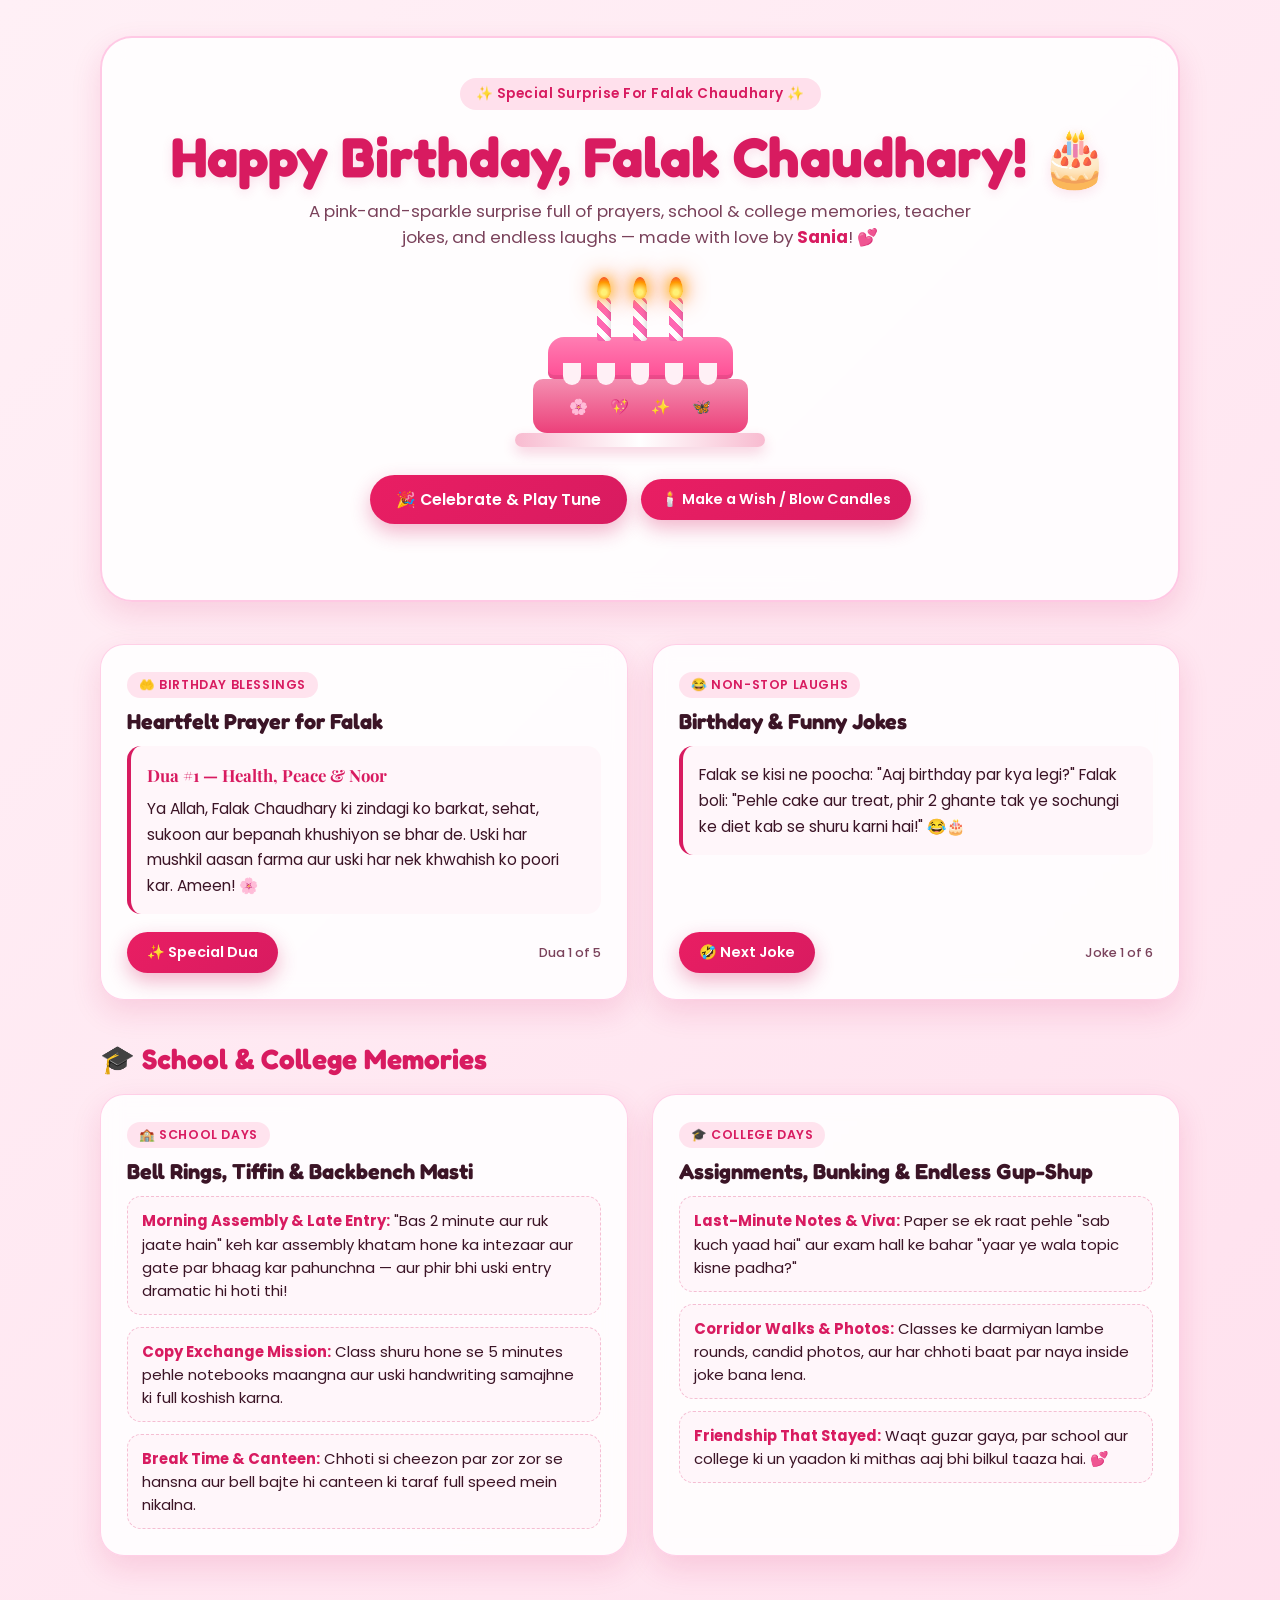
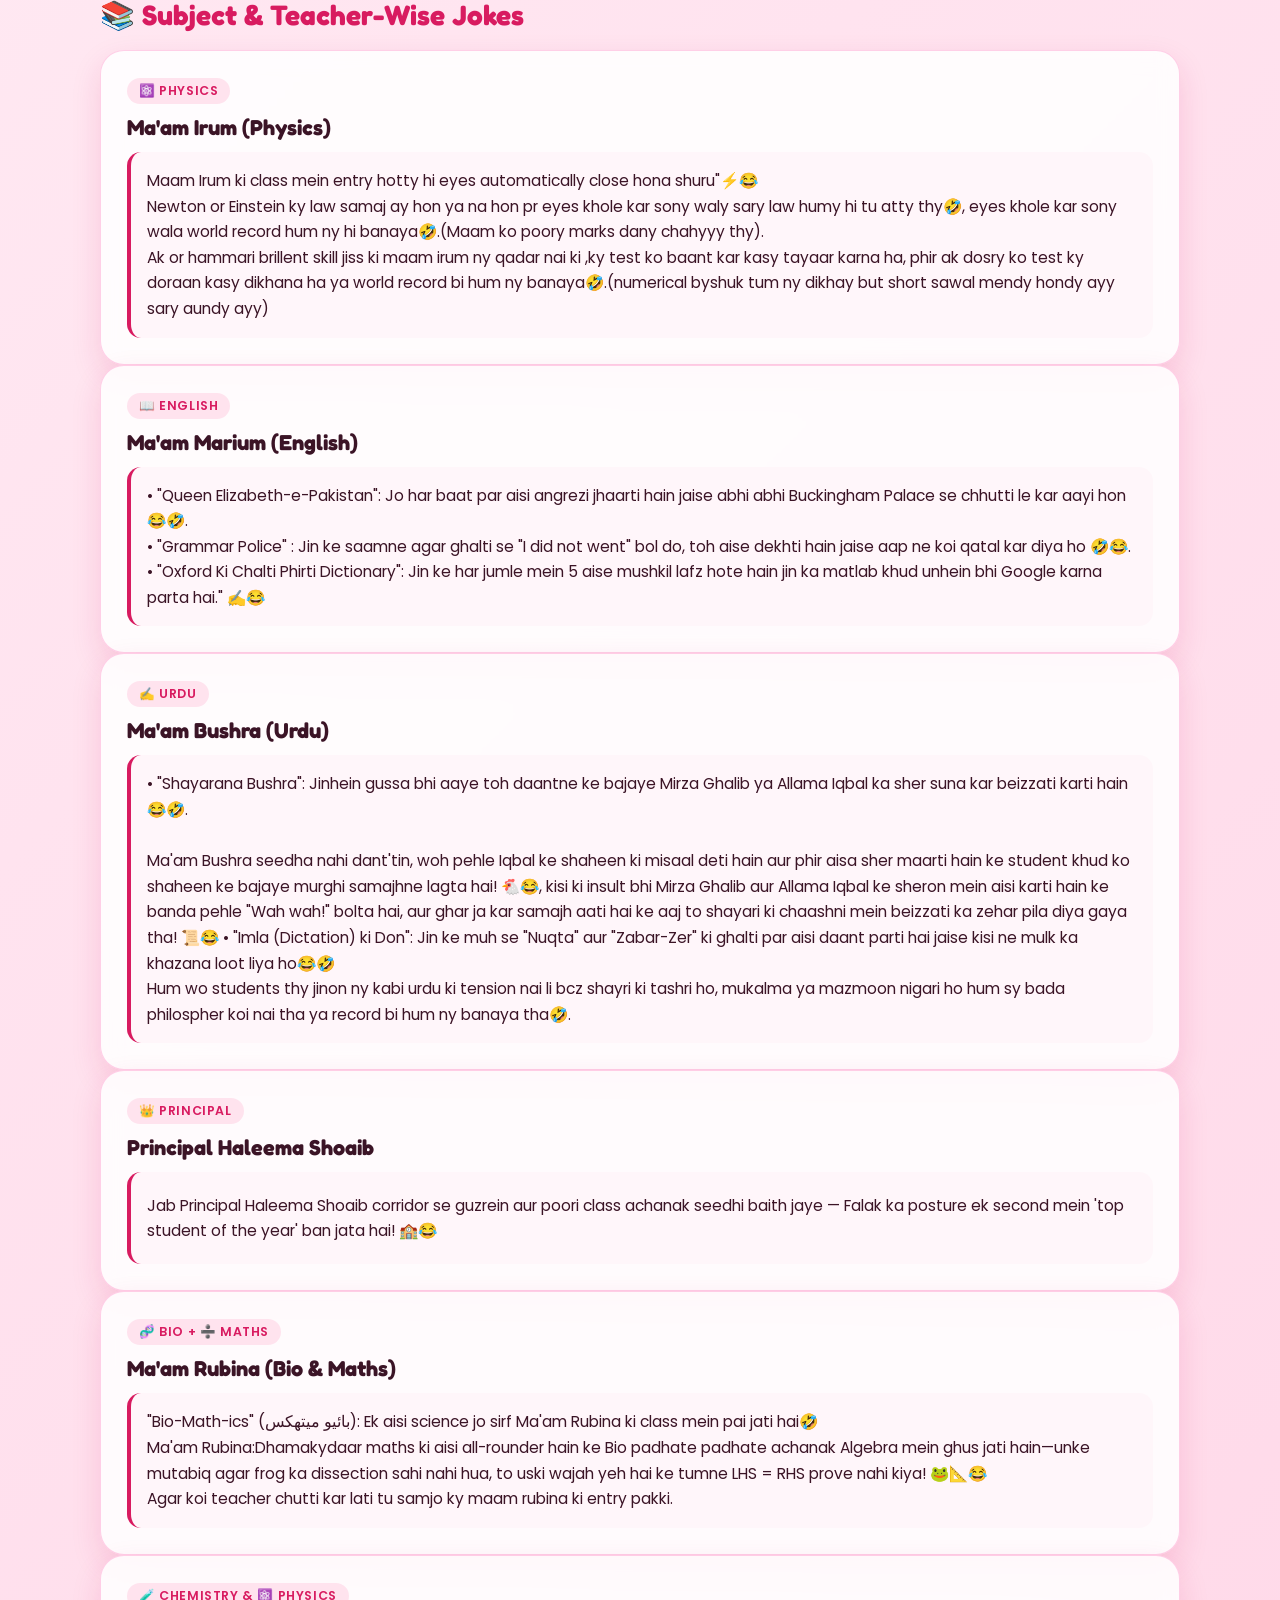
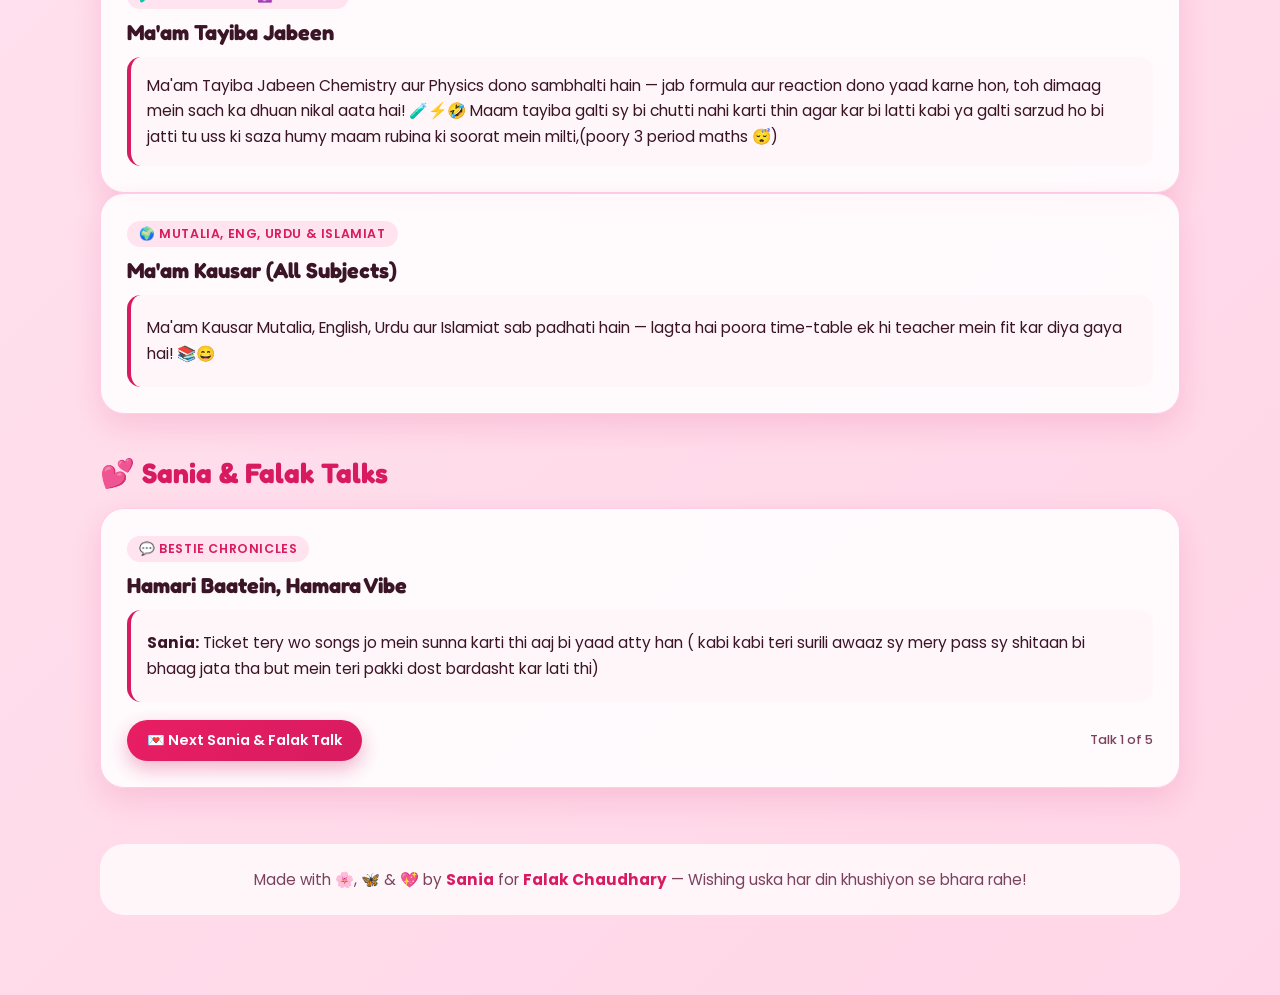
<file: index.html>
<!DOCTYPE html>
<html lang="en">
<head>
  <meta charset="UTF-8" />
  <meta name="viewport" content="width=device-width, initial-scale=1.0" />
  <title>Happy Birthday Falak Chaudhary — From Sania</title>
  <link rel="preconnect" href="https://fonts.googleapis.com">
  <link rel="preconnect" href="https://fonts.gstatic.com" crossorigin>
  <link href="https://fonts.googleapis.com/css2?family=Fredoka:wght@400;500;600;700&family=Playfair+Display:ital,wght@0,600;0,700;1,600&family=Poppins:wght@300;400;500;600&display=swap" rel="stylesheet">
  <style>
    :root {
      --bg-light-pink: #ffeef5;
      --bg-soft-pink: #ffd9e8;
      --dark-pink: #d81b60;
      --dark-pink-hover: #ad1457;
      --accent-rose: #ff4081;
      --card-bg: rgba(255, 255, 255, 0.87);
      --text-dark: #3b1426;
      --text-muted: #7a425b;
      --shadow-soft: 0 12px 30px rgba(216, 27, 96, 0.14);
      --shadow-hover: 0 18px 40px rgba(216, 27, 96, 0.24);
    }

    * {
      box-sizing: border-box;
      margin: 0;
      padding: 0;
    }

    body {
      font-family: 'Poppins', sans-serif;
      background: linear-gradient(135deg, #fff0f6 0%, #ffe3ef 45%, #ffd6e7 100%);
      color: var(--text-dark);
      min-height: 100vh;
      overflow-x: hidden;
      position: relative;
    }

    /* Ambient & Celebration Floating Layers */
    #ambient-layer,
    #celebration-layer {
      position: fixed;
      inset: 0;
      pointer-events: none;
      overflow: hidden;
      z-index: 1;
    }

    #celebration-layer {
      z-index: 50;
    }

    .floating-item {
      position: absolute;
      bottom: -80px;
      user-select: none;
      will-change: transform, opacity;
      animation: floatUp linear forwards;
    }

    @keyframes floatUp {
      0% {
        transform: translateY(0) translateX(0) rotate(0deg) scale(0.85);
        opacity: 0;
      }
      12% {
        opacity: 0.95;
      }
      50% {
        transform: translateY(-55vh) translateX(var(--sway, 35px)) rotate(18deg) scale(1);
      }
      88% {
        opacity: 0.9;
      }
      100% {
        transform: translateY(-115vh) translateX(calc(var(--sway, 35px) * -0.7)) rotate(-15deg) scale(1.05);
        opacity: 0;
      }
    }

    .container {
      position: relative;
      z-index: 10;
      max-width: 1120px;
      margin: 0 auto;
      padding: 36px 20px 80px;
    }

    /* Hero Section */
    .hero {
      background: var(--card-bg);
      backdrop-filter: blur(12px);
      border: 2px solid rgba(255, 105, 180, 0.35);
      border-radius: 32px;
      padding: 40px 26px 44px;
      text-align: center;
      box-shadow: var(--shadow-soft);
      margin-bottom: 42px;
    }

    .badge {
      display: inline-block;
      background: #ffe0ec;
      color: var(--dark-pink);
      font-weight: 600;
      font-size: 0.85rem;
      padding: 6px 16px;
      border-radius: 999px;
      letter-spacing: 0.5px;
      margin-bottom: 14px;
    }

    h1 {
      font-family: 'Fredoka', cursive;
      font-size: clamp(2.1rem, 5vw, 3.5rem);
      color: var(--dark-pink);
      line-height: 1.15;
      margin-bottom: 10px;
      text-shadow: 0 3px 12px rgba(216, 27, 96, 0.12);
    }

    .subtitle {
      font-size: 1.05rem;
      color: var(--text-muted);
      max-width: 680px;
      margin: 0 auto 28px;
    }

    .subtitle strong {
      color: var(--dark-pink);
    }

    /* Birthday Cake & Candles */
    .cake-stage {
      display: flex;
      flex-direction: column;
      align-items: center;
      margin: 10px auto 28px;
    }

    .cake {
      position: relative;
      width: 230px;
      height: 155px;
      display: flex;
      flex-direction: column;
      align-items: center;
      justify-content: flex-end;
    }

    .candles-row {
      display: flex;
      gap: 22px;
      position: relative;
      z-index: 4;
      margin-bottom: -4px;
    }

    .candle {
      position: relative;
      width: 14px;
      height: 44px;
      border-radius: 6px 6px 3px 3px;
      background: repeating-linear-gradient(
        45deg,
        #ff69b4,
        #ff69b4 6px,
        #fff 6px,
        #fff 12px
      );
      box-shadow: inset -2px 0 4px rgba(0, 0, 0, 0.12);
    }

    .flame {
      position: absolute;
      top: -20px;
      left: 50%;
      transform: translateX(-50%);
      width: 14px;
      height: 22px;
      background: radial-gradient(circle at 50% 70%, #fff176 15%, #ff9800 60%, #f44336 100%);
      border-radius: 50% 50% 50% 50% / 65% 65% 35% 35%;
      box-shadow: 0 0 14px #ffb300, 0 0 26px #ff5722;
      animation: flicker 0.22s infinite alternate;
      transition: opacity 0.35s ease, transform 0.35s ease;
    }

    .flame.blown {
      opacity: 0;
      transform: translateX(-50%) scale(0.2);
      animation: none;
    }

    @keyframes flicker {
      0% { transform: translateX(-50%) scale(1) rotate(-2deg); }
      100% { transform: translateX(-50%) scale(1.12, 0.94) rotate(3deg); }
    }

    .cake-top-layer {
      width: 185px;
      height: 42px;
      background: linear-gradient(180deg, #ff7eb3 0%, #ff4d94 100%);
      border-radius: 16px 16px 6px 6px;
      position: relative;
      z-index: 3;
      box-shadow: inset 0 -4px rgba(0, 0, 0, 0.08);
    }

    .icing-drips {
      position: absolute;
      top: 26px;
      left: 0;
      width: 100%;
      display: flex;
      justify-content: space-around;
      padding: 0 8px;
    }

    .drip {
      width: 18px;
      height: 22px;
      background: #fff0f6;
      border-radius: 0 0 12px 12px;
    }

    .cake-bottom-layer {
      width: 215px;
      height: 54px;
      background: linear-gradient(180deg, #f48fb1 0%, #ec407a 100%);
      border-radius: 10px 10px 14px 14px;
      position: relative;
      z-index: 2;
      display: flex;
      align-items: center;
      justify-content: space-evenly;
      padding: 0 14px;
    }

    .sprinkle {
      font-size: 0.95rem;
    }

    .cake-plate {
      width: 250px;
      height: 14px;
      background: linear-gradient(90deg, #f8bbd0, #ffffff, #f8bbd0);
      border-radius: 999px;
      box-shadow: 0 6px 14px rgba(216, 27, 96, 0.2);
      z-index: 1;
    }

    /* Dark Pink Buttons */
    .btn-dark-pink {
      background: linear-gradient(135deg, #e91e63 0%, var(--dark-pink) 100%);
      color: #ffffff;
      border: none;
      border-radius: 999px;
      padding: 13px 26px;
      font-family: 'Poppins', sans-serif;
      font-weight: 600;
      font-size: 0.98rem;
      cursor: pointer;
      box-shadow: 0 8px 20px rgba(216, 27, 96, 0.32);
      transition: transform 0.2s ease, box-shadow 0.2s ease, background 0.2s ease;
      display: inline-flex;
      align-items: center;
      gap: 8px;
    }

    .btn-dark-pink:hover {
      background: linear-gradient(135deg, var(--dark-pink) 0%, var(--dark-pink-hover) 100%);
      transform: translateY(-2px) scale(1.02);
      box-shadow: 0 12px 26px rgba(216, 27, 96, 0.42);
    }

    .btn-dark-pink:active {
      transform: translateY(0) scale(0.98);
    }

    .btn-sm {
      padding: 10px 20px;
      font-size: 0.9rem;
    }

    .hero-actions {
      display: flex;
      flex-wrap: wrap;
      gap: 14px;
      justify-content: center;
      align-items: center;
    }

    .music-status {
      margin-top: 12px;
      font-size: 0.85rem;
      color: var(--dark-pink);
      font-weight: 500;
      min-height: 20px;
    }

    /* Section Headers */
    .section-title {
      font-family: 'Fredoka', cursive;
      font-size: 1.75rem;
      color: var(--dark-pink);
      margin: 42px 0 18px;
      display: flex;
      align-items: center;
      gap: 10px;
    }

    /* Cards Grid */
    .grid-2 {
      display: grid;
      grid-template-columns: repeat(auto-fit, minmax(320px, 1fr));
      gap: 24px;
    }

    .grid-3 {
      display: grid;
      grid-template-columns: repeat(auto-fit, minmax(290px, 1fr));
      gap: 22px;
    }

    .card {
      background: var(--card-bg);
      backdrop-filter: blur(10px);
      border: 1.5px solid rgba(255, 105, 180, 0.3);
      border-radius: 24px;
      padding: 26px;
      box-shadow: var(--shadow-soft);
      transition: transform 0.25s ease, box-shadow 0.25s ease;
      display: flex;
      flex-direction: column;
      justify-content: space-between;
    }

    .card:hover {
      transform: translateY(-5px);
      box-shadow: var(--shadow-hover);
    }

    .card-tag {
      display: inline-block;
      font-size: 0.78rem;
      font-weight: 600;
      text-transform: uppercase;
      letter-spacing: 0.6px;
      color: var(--dark-pink);
      background: #ffe3ee;
      padding: 4px 12px;
      border-radius: 999px;
      margin-bottom: 10px;
      width: fit-content;
    }

    .card h3 {
      font-family: 'Fredoka', cursive;
      font-size: 1.35rem;
      color: var(--text-dark);
      margin-bottom: 12px;
    }

    .display-box {
      background: #fff6fa;
      border-left: 4px solid var(--dark-pink);
      border-radius: 14px;
      padding: 16px;
      margin-bottom: 18px;
      min-height: 92px;
      display: flex;
      flex-direction: column;
      justify-content: center;
      font-size: 0.97rem;
      line-height: 1.65;
      color: var(--text-dark);
    }

    .display-box.no-button-box {
      margin-bottom: 0;
    }

    .dua-arabic {
      font-family: 'Playfair Display', serif;
      font-size: 1.05rem;
      font-weight: 700;
      color: var(--dark-pink);
      margin-bottom: 6px;
    }

    .memory-list {
      list-style: none;
      display: flex;
      flex-direction: column;
      gap: 12px;
    }

    .memory-list li {
      background: #fff6fa;
      padding: 12px 14px;
      border-radius: 14px;
      font-size: 0.93rem;
      line-height: 1.55;
      border: 1px dashed rgba(216, 27, 96, 0.25);
    }

    .memory-list li strong {
      color: var(--dark-pink);
    }

    .card-footer-row {
      display: flex;
      align-items: center;
      justify-content: space-between;
      gap: 10px;
      flex-wrap: wrap;
    }

    .counter-pill {
      font-size: 0.8rem;
      color: var(--text-muted);
      font-weight: 500;
    }

    footer {
      text-align: center;
      margin-top: 56px;
      padding: 24px;
      background: rgba(255, 255, 255, 0.75);
      border-radius: 24px;
      color: var(--text-muted);
      font-size: 0.95rem;
    }

    footer strong {
      color: var(--dark-pink);
    }
  </style>
</head>
<body>

  <!-- Background Floating Flowers, Butterflies & Hearts -->
  <div id="ambient-layer" aria-hidden="true"></div>

  <!-- Burst Layer for Celebrate Button -->
  <div id="celebration-layer" aria-hidden="true"></div>

  <main class="container">
    <!-- Hero Section -->
    <section class="hero">
      <div class="badge">✨ Special Surprise For Falak Chaudhary ✨</div>
      <h1>Happy Birthday, Falak Chaudhary! 🎂</h1>
      <p class="subtitle">
        A pink-and-sparkle surprise full of prayers, school & college memories, teacher jokes, and endless laughs — made with love by <strong>Sania</strong>! 💕
      </p>

      <!-- Cake & Candles -->
      <div class="cake-stage">
        <div class="cake" aria-label="Birthday cake with lit candles">
          <div class="candles-row">
            <div class="candle"><span class="flame"></span></div>
            <div class="candle"><span class="flame"></span></div>
            <div class="candle"><span class="flame"></span></div>
          </div>
          <div class="cake-top-layer">
            <div class="icing-drips">
              <span class="drip"></span>
              <span class="drip"></span>
              <span class="drip"></span>
              <span class="drip"></span>
              <span class="drip"></span>
            </div>
          </div>
          <div class="cake-bottom-layer">
            <span class="sprinkle">🌸</span>
            <span class="sprinkle">💖</span>
            <span class="sprinkle">✨</span>
            <span class="sprinkle">🦋</span>
          </div>
        </div>
        <div class="cake-plate"></div>
      </div>

      <!-- Celebrate & Candle Buttons -->
      <div class="hero-actions">
        <button class="btn-dark-pink" id="celebrateBtn" type="button">
          🎉 Celebrate & Play Tune
        </button>
        <button class="btn-dark-pink btn-sm" id="blowCandleBtn" type="button">
          🕯️ Make a Wish / Blow Candles
        </button>
      </div>
      <div class="music-status" id="musicStatus"></div>
    </section>

    <!-- Prayer & General Jokes Cards -->
    <section aria-label="Prayers and Jokes">
      <div class="grid-2">
        <!-- Prayer Card -->
        <article class="card">
          <div>
            <span class="card-tag">🤲 Birthday Blessings</span>
            <h3>Heartfelt Prayer for Falak</h3>
            <div class="display-box" id="duaBox">
              <div class="dua-arabic" id="duaTitle">Dua #1 — Health, Peace & Noor</div>
              <p id="duaText">
                Ya Allah, Falak Chaudhary ki zindagi ko barkat, sehat, sukoon aur bepanah khushiyon se bhar de. Uski har mushkil aasan farma aur uski har nek khwahish ko poori kar. Ameen! 🌸
              </p>
            </div>
          </div>
          <div class="card-footer-row">
            <button class="btn-dark-pink btn-sm" id="specialDuaBtn" type="button">
              ✨ Special Dua
            </button>
            <span class="counter-pill" id="duaCounter">Dua 1 of 5</span>
          </div>
        </article>

        <!-- General Funny Jokes Card -->
        <article class="card">
          <div>
            <span class="card-tag">😂 Non-Stop Laughs</span>
            <h3>Birthday & Funny Jokes</h3>
            <div class="display-box" id="generalJokeBox">
              <p id="generalJokeText">
                Falak se kisi ne poocha: "Aaj birthday par kya legi?" Falak boli: "Pehle cake aur treat, phir 2 ghante tak ye sochungi ke diet kab se shuru karni hai!" 😂🎂
              </p>
            </div>
          </div>
          <div class="card-footer-row">
            <button class="btn-dark-pink btn-sm" id="nextJokeBtn" type="button">
              🤣 Next Joke
            </button>
            <span class="counter-pill" id="generalJokeCounter">Joke 1 of 6</span>
          </div>
        </article>
      </div>
    </section>

    <!-- School & College Memories Card -->
    <section aria-label="School and College Memories">
      <h2 class="section-title">🎓 School & College Memories</h2>
      <div class="grid-2">
        <article class="card">
          <div>
            <span class="card-tag">🏫 School Days</span>
            <h3>Bell Rings, Tiffin & Backbench Masti</h3>
            <ul class="memory-list">
              <li><strong>Morning Assembly & Late Entry:</strong> "Bas 2 minute aur ruk jaate hain" keh kar assembly khatam hone ka intezaar aur gate par bhaag kar pahunchna — aur phir bhi uski entry dramatic hi hoti thi!</li>
              <li><strong>Copy Exchange Mission:</strong> Class shuru hone se 5 minutes pehle notebooks maangna aur uski handwriting samajhne ki full koshish karna.</li>
              <li><strong>Break Time & Canteen:</strong> Chhoti si cheezon par zor zor se hansna aur bell bajte hi canteen ki taraf full speed mein nikalna.</li>
            </ul>
          </div>
        </article>

        <article class="card">
          <div>
            <span class="card-tag">🎓 College Days</span>
            <h3>Assignments, Bunking & Endless Gup-Shup</h3>
            <ul class="memory-list">
              <li><strong>Last-Minute Notes & Viva:</strong> Paper se ek raat pehle "sab kuch yaad hai" aur exam hall ke bahar "yaar ye wala topic kisne padha?"</li>
              <li><strong>Corridor Walks & Photos:</strong> Classes ke darmiyan lambe rounds, candid photos, aur har chhoti baat par naya inside joke bana lena.</li>
              <li><strong>Friendship That Stayed:</strong> Waqt guzar gaya, par school aur college ki un yaadon ki mithas aaj bhi bilkul taaza hai. 💕</li>
            </ul>
          </div>
        </article>
      </div>
    </section>

    <!-- Subject & Teacher-Wise Jokes Cards (NO BUTTONS BELOW) -->
    <section aria-label="Subject and Teacher Jokes">
      <h2 class="section-title">📚 Subject & Teacher-Wise Jokes</h2>
      <div class="grid-3">

        <!-- 1. Ma'am Irum (Physics) -->
        <article class="card">
          <div>
            <span class="card-tag">⚛️ Physics</span>
            <h3>Ma'am Irum (Physics)</h3>
            <div class="display-box no-button-box">
              <p>
                Maam Irum ki class mein entry hotty hi eyes automatically close hona shuru"⚡😂
                <br>
                Newton or Einstein ky law samaj ay hon ya na hon pr eyes khole kar sony waly sary law humy hi tu atty thy🤣, eyes khole kar sony wala world record hum ny hi banaya🤣.(Maam ko poory marks dany chahyyy thy).
                <br>
                Ak or hammari brillent skill jiss ki maam irum ny qadar nai ki ,ky test ko baant kar kasy tayaar karna ha, phir ak dosry ko test ky doraan kasy dikhana ha ya world record bi hum ny banaya🤣.(numerical byshuk tum ny dikhay but short sawal mendy hondy ayy sary aundy ayy)</div>
              </p>
            </div>
          </div>
        </article>

        <!-- 2. Ma'am Marium (English) -->
        <article class="card">
          <div>
            <span class="card-tag">📖 English</span>
            <h3>Ma'am Marium (English)</h3>
            <div class="display-box no-button-box">
              <p>
                • "Queen Elizabeth-e-Pakistan": Jo har baat par aisi angrezi jhaarti hain jaise abhi abhi Buckingham Palace se chhutti le kar aayi hon😂🤣.<br>
• "Grammar Police" : Jin ke saamne agar ghalti se "I did not went" bol do, toh aise dekhti hain jaise aap ne koi qatal kar diya ho 🤣😂.<br>
• "Oxford Ki Chalti Phirti Dictionary": Jin ke har jumle mein 5 aise mushkil lafz hote hain jin ka matlab khud unhein bhi Google karna parta hai." ✍️😂
              </p>
            </div>
          </div>
        </article>

        <!-- 3. Ma'am Bushra (Urdu) -->
        <article class="card">
          <div>
            <span class="card-tag">✍️ Urdu</span>
            <h3>Ma'am Bushra (Urdu)</h3>
            <div class="display-box no-button-box">
              <p>
• "Shayarana Bushra": Jinhein gussa bhi aaye toh daantne ke bajaye Mirza Ghalib ya Allama Iqbal ka sher suna kar beizzati karti hain😂🤣.<br><br>
    Ma'am Bushra seedha nahi dant'tin, woh pehle Iqbal ke shaheen ki misaal deti hain aur phir aisa sher maarti hain ke student khud ko shaheen ke bajaye murghi samajhne lagta hai! 🐔😂, kisi ki insult bhi Mirza Ghalib aur Allama Iqbal ke sheron mein aisi karti hain ke banda pehle "Wah wah!" bolta hai, aur ghar ja kar samajh aati hai ke aaj to shayari ki chaashni mein beizzati ka zehar pila diya gaya tha! 📜😂
                • "Imla (Dictation) ki Don": Jin ke muh se "Nuqta" aur "Zabar-Zer" ki ghalti par aisi daant parti hai jaise kisi ne mulk ka khazana loot liya ho😂🤣<br>
Hum wo students thy jinon ny kabi urdu ki tension nai li bcz shayri ki tashri ho, mukalma ya mazmoon nigari ho hum sy bada philospher koi nai tha ya record bi hum ny banaya tha🤣.

              </p>
            </div>
          </div>
        </article>

        <!-- 4. Principal Haleema Shoaib -->
        <article class="card">
          <div>
            <span class="card-tag">👑 Principal</span>
            <h3>Principal Haleema Shoaib</h3>
            <div class="display-box no-button-box">
              <p>
                Jab Principal Haleema Shoaib corridor se guzrein aur poori class achanak seedhi baith jaye — Falak ka posture ek second mein 'top student of the year' ban jata hai! 🏫😂
              </p>
            </div>
          </div>
        </article>

        <!-- 5. Ma'am Rubina (Bio & Maths) -->
        <article class="card">
          <div>
            <span class="card-tag">🧬 Bio + ➗ Maths</span>
            <h3>Ma'am Rubina (Bio & Maths)</h3>
            <div class="display-box no-button-box">
              <p>
                "Bio-Math-ics" (بائیو میتھکس): Ek aisi science jo sirf Ma'am Rubina ki class mein pai jati hai🤣<br>
                 Ma'am Rubina:Dhamakydaar maths ki  aisi all-rounder hain ke Bio padhate padhate achanak Algebra mein ghus jati hain—unke mutabiq agar frog ka dissection sahi nahi hua, to uski wajah yeh hai ke tumne LHS = RHS prove nahi kiya! 🐸📐😂<br>
              Agar koi teacher chutti kar lati tu samjo ky maam rubina ki entry pakki.
              </p>
            </div>
          </div>
        </article>

        <!-- 6. Ma'am Tayiba Jabeen (Chemistry & Physics) -->
        <article class="card">
          <div>
            <span class="card-tag">🧪 Chemistry & ⚛️ Physics</span>
            <h3>Ma'am Tayiba Jabeen</h3>
            <div class="display-box no-button-box">
              <p>
                Ma'am Tayiba Jabeen Chemistry aur Physics dono sambhalti hain — jab formula aur reaction dono yaad karne hon, toh dimaag mein sach ka dhuan nikal aata hai! 🧪⚡🤣
                Maam tayiba galti sy bi chutti nahi karti thin agar kar bi latti kabi ya galti sarzud ho bi jatti tu uss ki saza humy maam rubina ki soorat mein milti,(poory 3 period maths 😴)
              </p>
            </div>
          </div>
        </article>

        <!-- 7. Ma'am Kausar (Mutalia, English, Urdu, Islamiat) -->
        <article class="card">
          <div>
            <span class="card-tag">🌍 Mutalia, Eng, Urdu & Islamiat</span>
            <h3>Ma'am Kausar (All Subjects)</h3>
            <div class="display-box no-button-box">
              <p>
                Ma'am Kausar Mutalia, English, Urdu aur Islamiat sab padhati hain — lagta hai poora time-table ek hi teacher mein fit kar diya gaya hai! 📚😄
              </p>
            </div>
          </div>
        </article>

      </div>
    </section>

    <!-- Sania & Falak Talks Card -->
    <section aria-label="Sania and Falak Talks">
      <h2 class="section-title">💕 Sania & Falak Talks</h2>
      <article class="card">
        <div>
          <span class="card-tag">💬 Bestie Chronicles</span>
          <h3>Hamari Baatein, Hamara Vibe</h3>
          <div class="display-box" id="saniaFalakBox">
            <p id="saniaFalakText">
              <strong>Sania:</strong> Ticket  tery wo songs jo mein sunna karti thi aaj bi yaad atty han ( kabi kabi teri surili awaaz sy mery pass sy shitaan bi bhaag jata tha but mein teri pakki dost bardasht kar lati thi)
          </div>
        </div>
        <div class="card-footer-row">
          <button class="btn-dark-pink btn-sm" id="nextTalkBtn" type="button">
            💌 Next Sania & Falak Talk
          </button>
          <span class="counter-pill" id="talkCounter">Talk 1 of 5</span>
        </div>
      </article>
    </section>

    <footer>
      Made with 🌸, 🦋 & 💖 by <strong>Sania</strong> for <strong>Falak Chaudhary</strong> — Wishing uska har din khushiyon se bhara rahe!
    </footer>
  </main>

  <script>
    // 1. Ambient Floating Flowers, Butterflies & Hearts
    const ambientLayer = document.getElementById("ambient-layer");
    const celebrationLayer = document.getElementById("celebration-layer");
    const ambientEmojis = ["🌸", "🌺", "🦋", "🌷", "💖", "🌼", "🦋"];

    function spawnFloatingItem(targetLayer, pool, options = {}) {
      const el = document.createElement("div");
      el.className = "floating-item";
      el.textContent = pool[Math.floor(Math.random() * pool.length)];

      const left = Math.random() * 100;
      const size = options.size || (1.2 + Math.random() * 1.35);
      const duration = options.duration || (7 + Math.random() * 6);
      const sway = (Math.random() > 0.5 ? 1 : -1) * (25 + Math.random() * 55);

      el.style.left = `${left}%`;
      el.style.fontSize = `${size}rem`;
      el.style.setProperty("--sway", `${sway}px`);
      el.style.animationDuration = `${duration}s`;

      targetLayer.appendChild(el);
      setTimeout(() => el.remove(), duration * 1000 + 200);
    }

    for (let i = 0; i < 14; i++) {
      setTimeout(() => spawnFloatingItem(ambientLayer, ambientEmojis), i * 350);
    }
    setInterval(() => spawnFloatingItem(ambientLayer, ambientEmojis), 950);

    // 2. "Happy Birthday to You" Tune via Web Audio API
    let audioCtx = null;
    let isPlayingTune = false;

    const melody = [
      { freq: 261.63, dur: 0.35 },
      { freq: 261.63, dur: 0.25 },
      { freq: 293.66, dur: 0.6 },
      { freq: 261.63, dur: 0.6 },
      { freq: 349.23, dur: 0.6 },
      { freq: 329.63, dur: 1.0 },

      { freq: 261.63, dur: 0.35 },
      { freq: 261.63, dur: 0.25 },
      { freq: 293.66, dur: 0.6 },
      { freq: 261.63, dur: 0.6 },
      { freq: 392.00, dur: 0.6 },
      { freq: 349.23, dur: 1.0 },

      { freq: 261.63, dur: 0.35 },
      { freq: 261.63, dur: 0.25 },
      { freq: 523.25, dur: 0.6 },
      { freq: 440.00, dur: 0.6 },
      { freq: 349.23, dur: 0.6 },
      { freq: 329.63, dur: 0.6 },
      { freq: 293.66, dur: 1.0 },

      { freq: 466.16, dur: 0.35 },
      { freq: 466.16, dur: 0.25 },
      { freq: 440.00, dur: 0.6 },
      { freq: 349.23, dur: 0.6 },
      { freq: 392.00, dur: 0.6 },
      { freq: 349.23, dur: 1.2 }
    ];

    function playHappyBirthdayTune() {
      const statusEl = document.getElementById("musicStatus");
      if (isPlayingTune) return;

      const AudioContextClass = window.AudioContext || window.webkitAudioContext;
      if (!AudioContextClass) {
        statusEl.textContent = "🎶 Happy Birthday to You, Falak Chaudhary! 🎉";
        return;
      }

      if (!audioCtx) {
        audioCtx = new AudioContextClass();
      }
      if (audioCtx.state === "suspended") {
        audioCtx.resume();
      }

      isPlayingTune = true;
      statusEl.textContent = "🎵 Playing: Happy Birthday to You, Falak Chaudhary...";

      let currentTime = audioCtx.currentTime + 0.05;

      melody.forEach((note) => {
        const osc = audioCtx.createOscillator();
        const gain = audioCtx.createGain();

        osc.type = "triangle";
        osc.frequency.setValueAtTime(note.freq, currentTime);

        gain.gain.setValueAtTime(0.001, currentTime);
        gain.gain.exponentialRampToValueAtTime(0.18, currentTime + 0.03);
        gain.gain.exponentialRampToValueAtTime(0.001, currentTime + note.dur * 0.92);

        osc.connect(gain);
        gain.connect(audioCtx.destination);

        osc.start(currentTime);
        osc.stop(currentTime + note.dur);

        currentTime += note.dur;
      });

      const totalMs = melody.reduce((acc, n) => acc + n.dur * 1000, 100);
      setTimeout(() => {
        isPlayingTune = false;
        statusEl.textContent = "✨ Click Celebrate anytime for more balloons, flowers & tune!";
      }, totalMs);
    }

    function relightCandles() {
      document.querySelectorAll(".flame").forEach((flame) => {
        flame.classList.remove("blown");
      });
    }

    document.getElementById("celebrateBtn").addEventListener("click", () => {
      relightCandles();
      playHappyBirthdayTune();

      const burstPool = ["🦋", "🌸", "🌺", "🎈", "🌷", "🎈", "💐", "🦋", "🎈"];
      for (let i = 0; i < 48; i++) {
        setTimeout(() => {
          spawnFloatingItem(celebrationLayer, burstPool, {
            size: 1.5 + Math.random() * 1.4,
            duration: 3.5 + Math.random() * 3.5
          });
        }, i * 65);
      }
    });

    document.getElementById("blowCandleBtn").addEventListener("click", () => {
      document.querySelectorAll(".flame").forEach((flame) => {
        flame.classList.add("blown");
      });
      document.getElementById("musicStatus").textContent =
        "🕯️ Wish made! Uski har khwahish poori ho ✨";
    });

    // 3. Special Prayers Data & Logic
    const duas = [
      {
        title: "Dua #1 — Health, Peace & Noor",
        text: "Ya Allah, Falak ki zindagi ko barkat, sehat, sukoon aur bepanah khushiyon se bhar de. Uski har mushkil aasan farma aur uski har nek khwahish ko poori kar. Ameen! 🌸"
      },
      {
        title: "Dua #2 — Success & Bright Future",
        text: "Ya Rabb, Falak ko ilm, hikmat aur kamyabi ki bulandiyon tak pahunche. Uski har manzil aasan kar aur uski mehnat ka behtareen ajar de. Ameen! ✨"
      },
      {
        title: "Dua #3 — Protection From All Harm",
        text: "Ya Allah, Falak aur uski poori family ko har buri nazar, har gham aur har pareshani se apni hifazat mein rakhna. Uski muskurahat hamesha qayam rakhna. Ameen! 🤲"
      },
      {
        title: "Dua #4 — Contentment & Gratitude",
        text: "Ya Kareem, Falak ke dil ko itminan, zubaan ko shukr aur zindagi ko aisi khushiyon se nawaz de jin ka kabhi zawal na ho. Ameen! 💖"
      },
      {
        title: "Dua #5 — Forever Smiles & Blessings",
        text: "Ya Allah, Falak Chaudhary ka aane wala har saal guzre hue saal se zyada khubsurat, mubarak aur kamyab bana de. Use hamesha apni rehmat ke saaye mein rakhna. Ameen! 🦋"
      }
    ];
    let duaIndex = 0;

    document.getElementById("specialDuaBtn").addEventListener("click", () => {
      duaIndex = (duaIndex + 1) % duas.length;
      document.getElementById("duaTitle").textContent = duas[duaIndex].title;
      document.getElementById("duaText").textContent = duas[duaIndex].text;
      document.getElementById("duaCounter").textContent = `Dua ${duaIndex + 1} of ${duas.length}`;
    });

    // 4. General Funny Jokes Data & Logic
    const generalJokes = [
      "Falak se kisi ne poocha: \"Aaj birthday par kya legi?\" Falak boli: \"Pehle cake aur treat, phir 2 ghante tak ye sochungi ke diet kab se shuru karni hai!\" 😂🎂",
      "Jab Falak kehti hai \"Bas 5 minute mein nikal rahi hoon\" — uska 5 minute kam se kam 45 minute aur 3 outfit changes ke barabar hota hai! 👗🤣",
      "Subah uthne ke baad uski pehli line: \"Mera phone kahan hai?\" Aur doosri line: \"Aaj mujhe neend kyun aa rahi hai?\" 😴📱",
      "Agar Falak khamosh ho toh samjho ya toh woh kuch soch rahi hai, ya phir usko bhook lag rahi hai! 🍕😄",
      "Birthday par uski sabse badi demand: \"Photo aisi lena ke main thodi patli aur bohot pyari lagun!\" 📸✨",
      "Kisi ne poocha: \"Tumhari sabse badi superpower kya hai?\" Falak: \"Bina wajah hasna aur agle hi pal bhool jana ke kyun hans rahi thi!\" 🤣🦋"
    ];
    let generalJokeIndex = 0;

    document.getElementById("nextJokeBtn").addEventListener("click", () => {
      generalJokeIndex = (generalJokeIndex + 1) % generalJokes.length;
      document.getElementById("generalJokeText").textContent = generalJokes[generalJokeIndex];
      document.getElementById("generalJokeCounter").textContent = `Joke ${generalJokeIndex + 1} of ${generalJokes.length}`;
    });

    // 5. Sania & Falak Talks Data & Logic
    const saniaFalakTalks = [
      "<strong>Sania:</strong> \"Falak, aaj tera birthday hai, bol kya khayegi?\"<br><strong>Falak:</strong> \"Pehle cake aur treat, phir uski lambi list — aur haan, photos zaroor leni hain!\" 😂💖",
      "<strong>Sania:</strong> \"Yaar waqt kitni jaldi guzar gaya, par uski baatein aaj bhi bilkul waisi hi hain!\"<br><strong>Falak:</strong> \"Haan Sania, kyunki main kabhi badalti nahi — bas thodi aur samajhdar ho gayi hoon!\" 🌸🤣",
      "<strong>Sania:</strong> \"Agar koi pooche hamari dosti ka secret kya hai?\"<br><strong>Falak:</strong> \"Bina filter ke baatein, full masti aur uski har baat par mera 'acha acha' kehna!\" ✨👯‍♀️",
      "<strong>Sania:</strong> \"Aaj ke birthday par uski koi secret wish batao?\"<br><strong>Falak:</strong> \"Har khushi mile, kabhi kisi cheez ki kami na ho, aur humari dosti hamesha aisi hi rahe!\" 🎂🦋",
      "<strong>Sania:</strong> \"Happy Birthday once again meri pyari Falak Chaudhary!\"<br><strong>Falak:</strong> \"Thank you Sania, uski ye mehnat aur pyaar dekh kar dil khush ho gaya!\" 💖🎉"
    ];
    let talkIndex = 0;

    document.getElementById("nextTalkBtn").addEventListener("click", () => {
      talkIndex = (talkIndex + 1) % saniaFalakTalks.length;
      document.getElementById("saniaFalakText").innerHTML = saniaFalakTalks[talkIndex];
      document.getElementById("talkCounter").textContent = `Talk ${talkIndex + 1} of ${saniaFalakTalks.length}`;
    });
  </script>
</body>
</html>
</file>
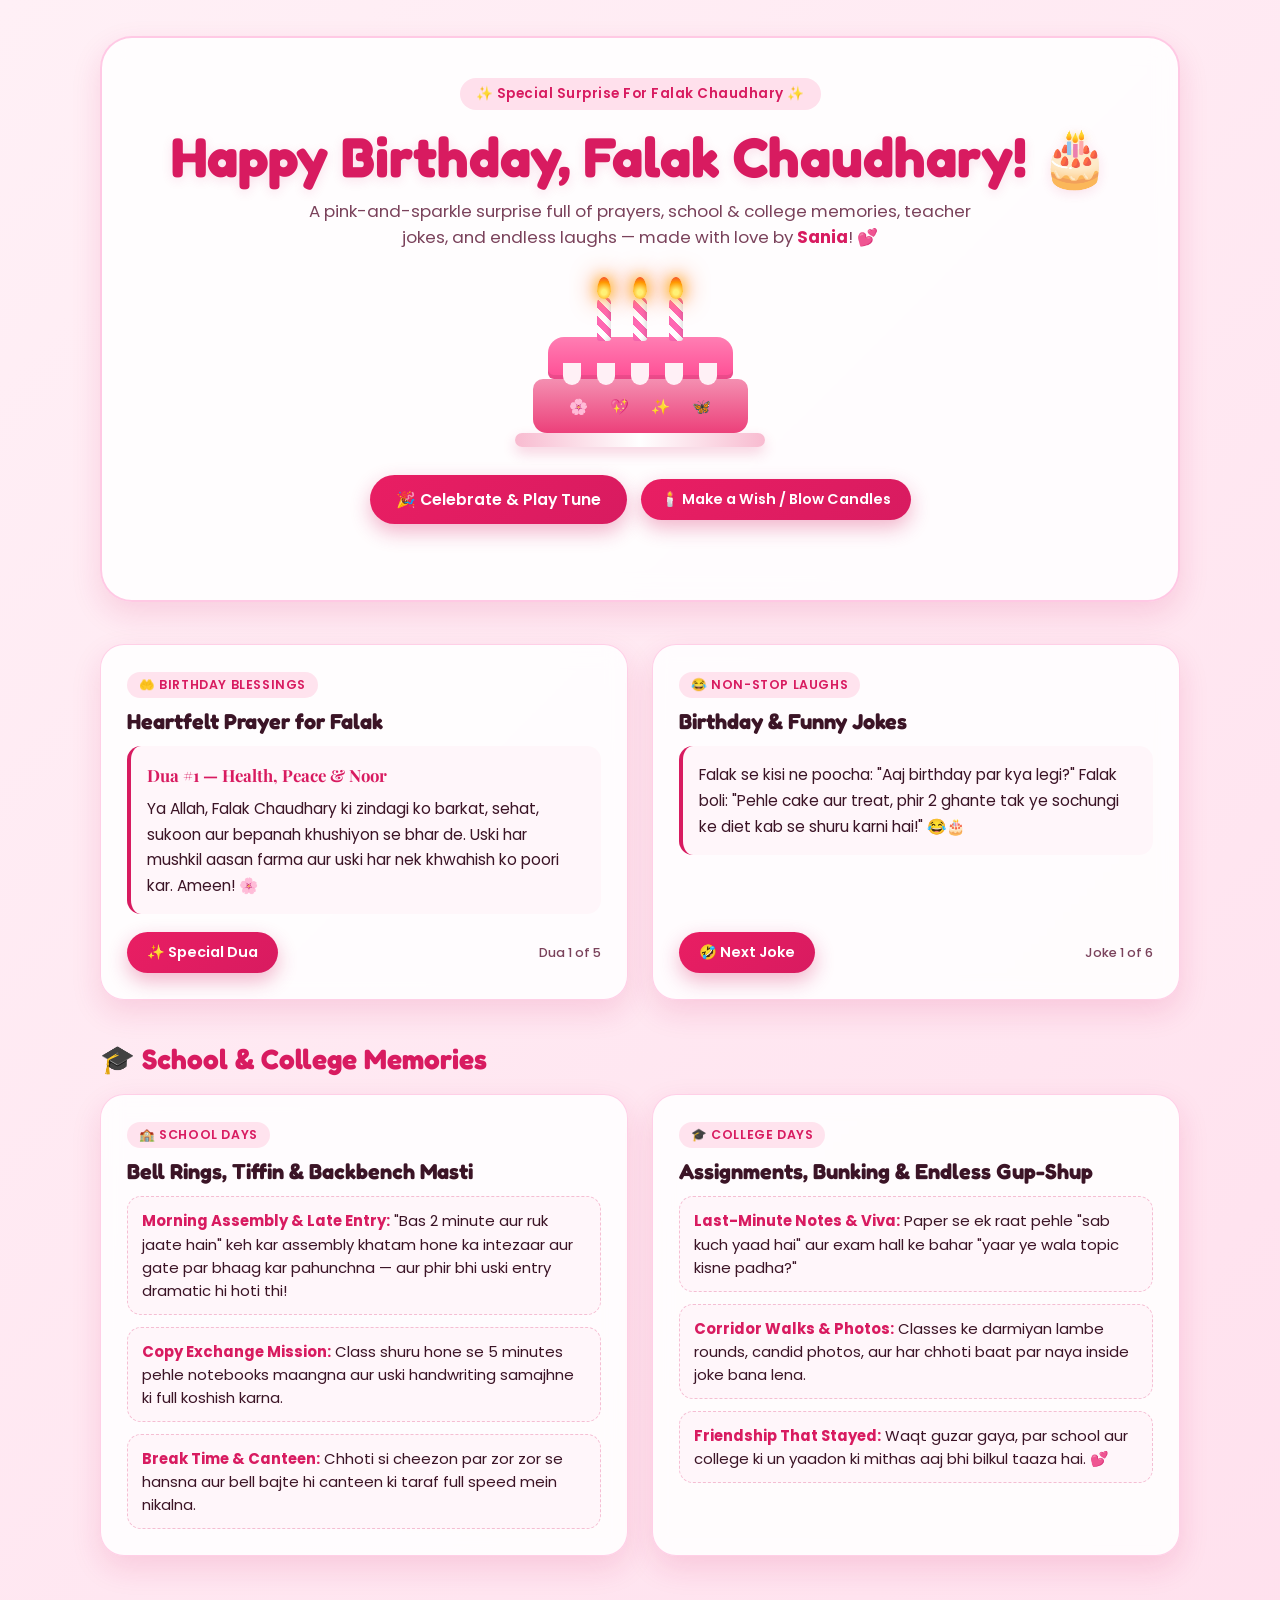
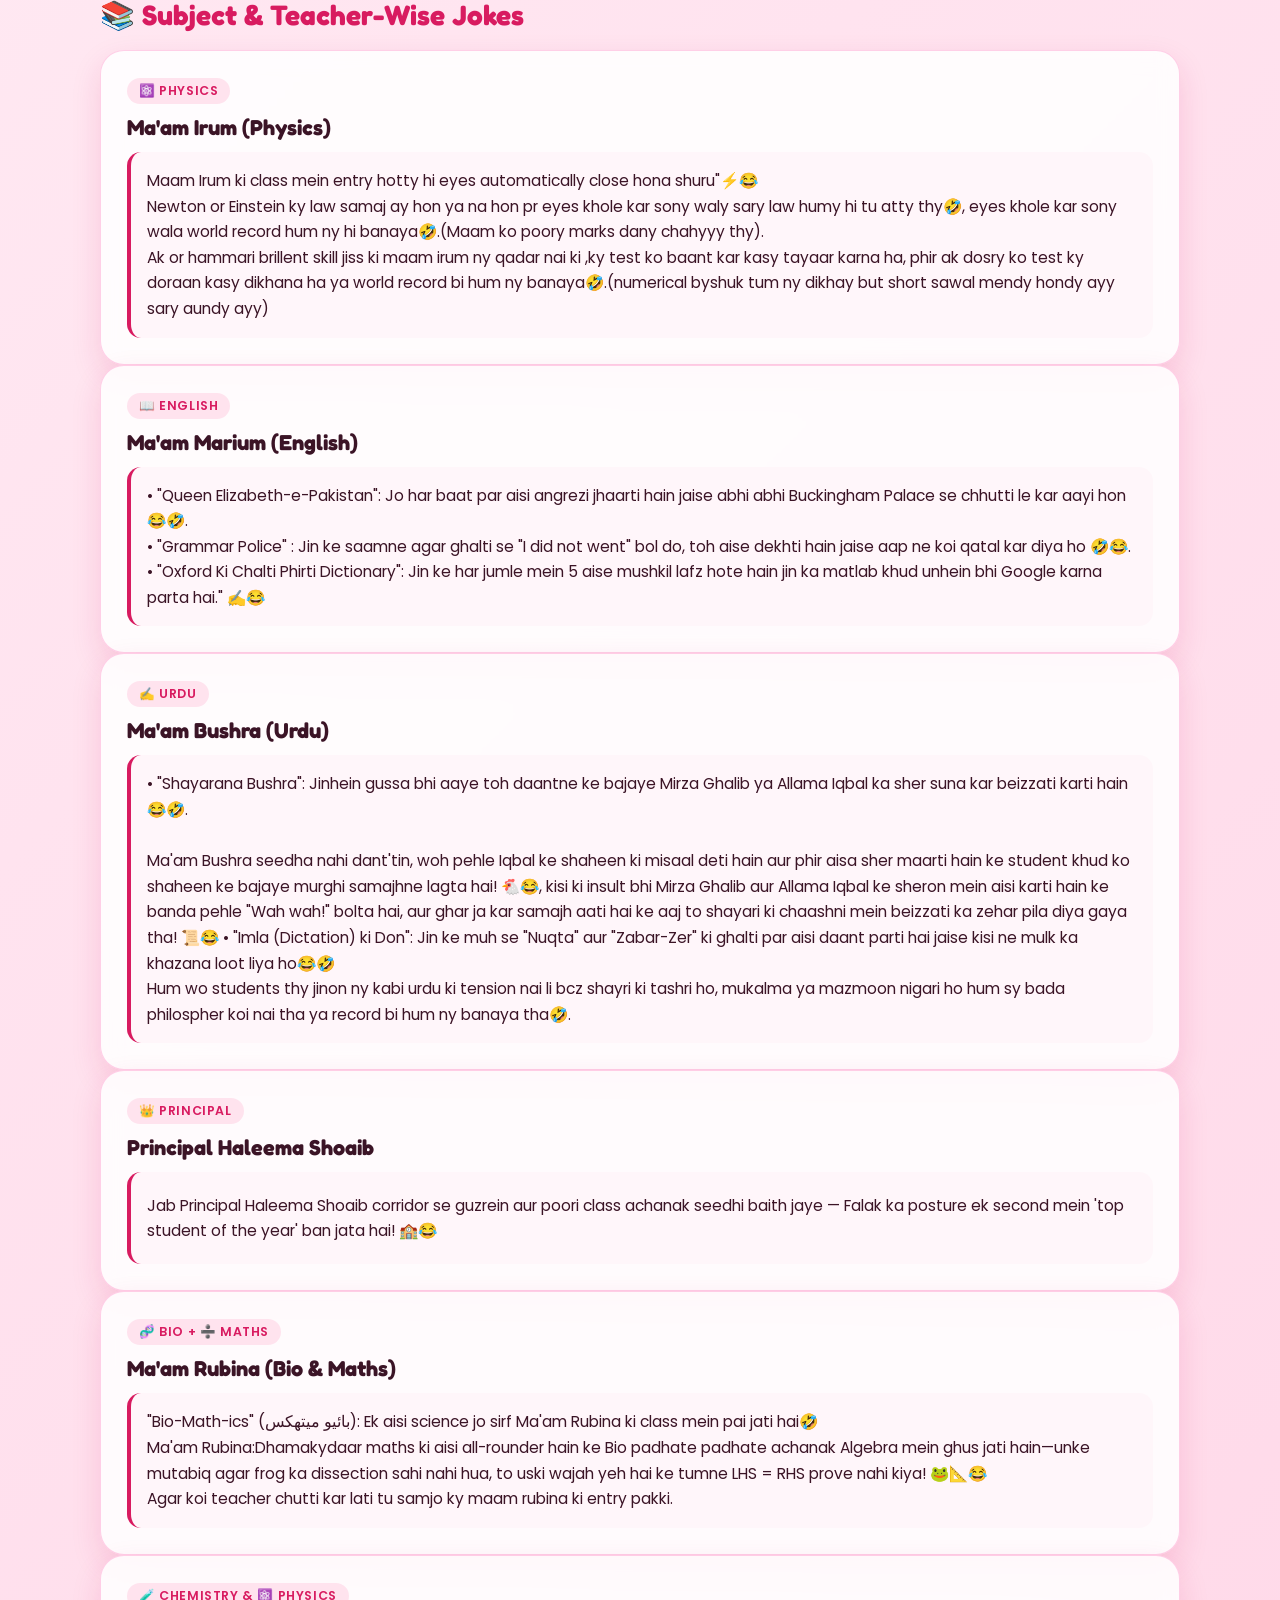
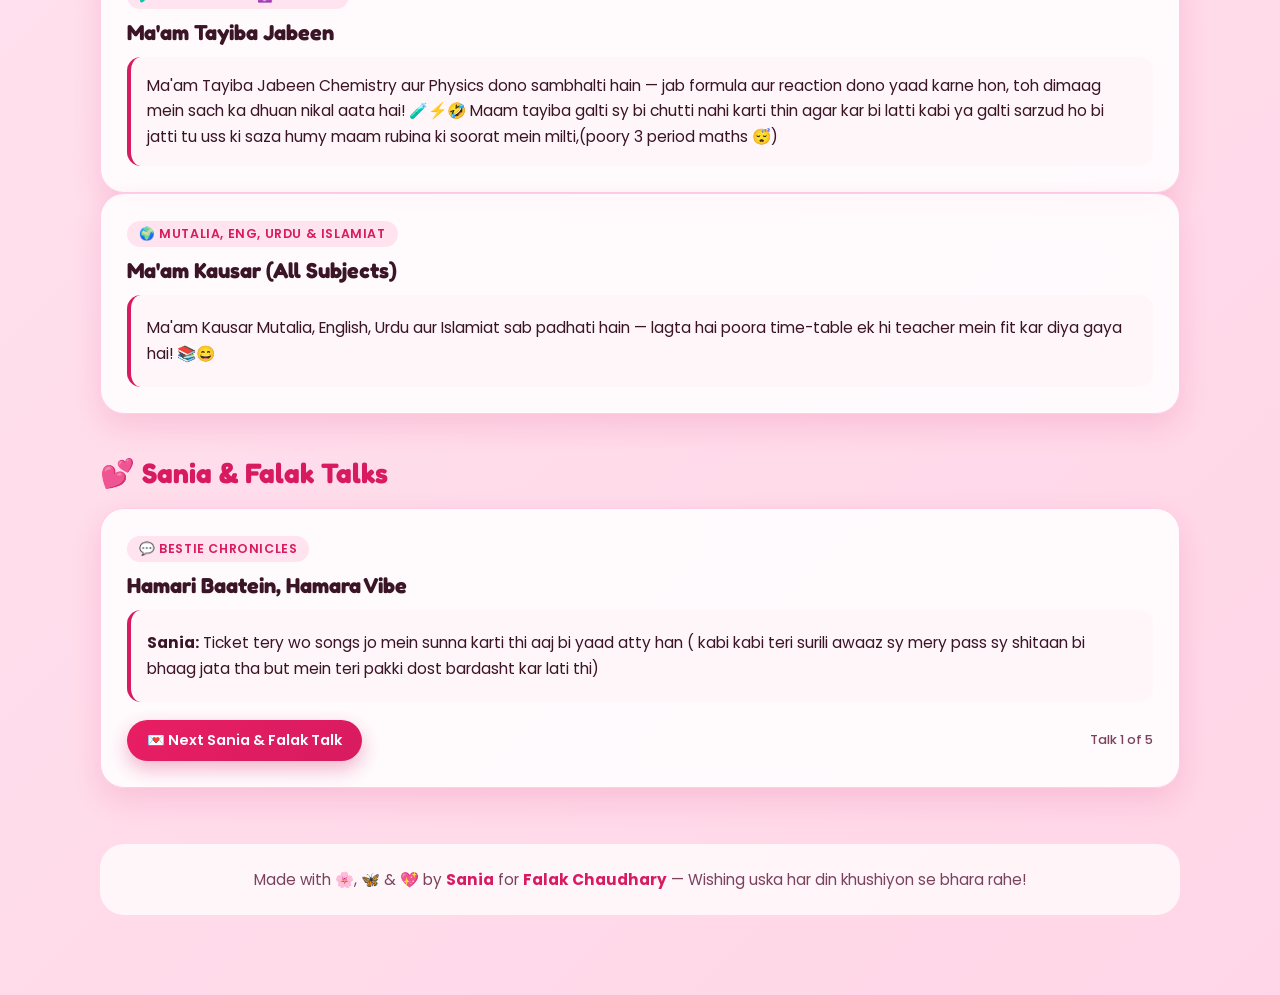
<file: falak's-birthday.html>
<!DOCTYPE html>
<html lang="en">
<head>
  <meta charset="UTF-8" />
  <meta name="viewport" content="width=device-width, initial-scale=1.0" />
  <title>Happy Birthday Falak Chaudhary — From Sania</title>
  <link rel="preconnect" href="https://fonts.googleapis.com">
  <link rel="preconnect" href="https://fonts.gstatic.com" crossorigin>
  <link href="https://fonts.googleapis.com/css2?family=Fredoka:wght@400;500;600;700&family=Playfair+Display:ital,wght@0,600;0,700;1,600&family=Poppins:wght@300;400;500;600&display=swap" rel="stylesheet">
  <style>
    :root {
      --bg-light-pink: #ffeef5;
      --bg-soft-pink: #ffd9e8;
      --dark-pink: #d81b60;
      --dark-pink-hover: #ad1457;
      --accent-rose: #ff4081;
      --card-bg: rgba(255, 255, 255, 0.87);
      --text-dark: #3b1426;
      --text-muted: #7a425b;
      --shadow-soft: 0 12px 30px rgba(216, 27, 96, 0.14);
      --shadow-hover: 0 18px 40px rgba(216, 27, 96, 0.24);
    }

    * {
      box-sizing: border-box;
      margin: 0;
      padding: 0;
    }

    body {
      font-family: 'Poppins', sans-serif;
      background: linear-gradient(135deg, #fff0f6 0%, #ffe3ef 45%, #ffd6e7 100%);
      color: var(--text-dark);
      min-height: 100vh;
      overflow-x: hidden;
      position: relative;
    }

    /* Ambient & Celebration Floating Layers */
    #ambient-layer,
    #celebration-layer {
      position: fixed;
      inset: 0;
      pointer-events: none;
      overflow: hidden;
      z-index: 1;
    }

    #celebration-layer {
      z-index: 50;
    }

    .floating-item {
      position: absolute;
      bottom: -80px;
      user-select: none;
      will-change: transform, opacity;
      animation: floatUp linear forwards;
    }

    @keyframes floatUp {
      0% {
        transform: translateY(0) translateX(0) rotate(0deg) scale(0.85);
        opacity: 0;
      }
      12% {
        opacity: 0.95;
      }
      50% {
        transform: translateY(-55vh) translateX(var(--sway, 35px)) rotate(18deg) scale(1);
      }
      88% {
        opacity: 0.9;
      }
      100% {
        transform: translateY(-115vh) translateX(calc(var(--sway, 35px) * -0.7)) rotate(-15deg) scale(1.05);
        opacity: 0;
      }
    }

    .container {
      position: relative;
      z-index: 10;
      max-width: 1120px;
      margin: 0 auto;
      padding: 36px 20px 80px;
    }

    /* Hero Section */
    .hero {
      background: var(--card-bg);
      backdrop-filter: blur(12px);
      border: 2px solid rgba(255, 105, 180, 0.35);
      border-radius: 32px;
      padding: 40px 26px 44px;
      text-align: center;
      box-shadow: var(--shadow-soft);
      margin-bottom: 42px;
    }

    .badge {
      display: inline-block;
      background: #ffe0ec;
      color: var(--dark-pink);
      font-weight: 600;
      font-size: 0.85rem;
      padding: 6px 16px;
      border-radius: 999px;
      letter-spacing: 0.5px;
      margin-bottom: 14px;
    }

    h1 {
      font-family: 'Fredoka', cursive;
      font-size: clamp(2.1rem, 5vw, 3.5rem);
      color: var(--dark-pink);
      line-height: 1.15;
      margin-bottom: 10px;
      text-shadow: 0 3px 12px rgba(216, 27, 96, 0.12);
    }

    .subtitle {
      font-size: 1.05rem;
      color: var(--text-muted);
      max-width: 680px;
      margin: 0 auto 28px;
    }

    .subtitle strong {
      color: var(--dark-pink);
    }

    /* Birthday Cake & Candles */
    .cake-stage {
      display: flex;
      flex-direction: column;
      align-items: center;
      margin: 10px auto 28px;
    }

    .cake {
      position: relative;
      width: 230px;
      height: 155px;
      display: flex;
      flex-direction: column;
      align-items: center;
      justify-content: flex-end;
    }

    .candles-row {
      display: flex;
      gap: 22px;
      position: relative;
      z-index: 4;
      margin-bottom: -4px;
    }

    .candle {
      position: relative;
      width: 14px;
      height: 44px;
      border-radius: 6px 6px 3px 3px;
      background: repeating-linear-gradient(
        45deg,
        #ff69b4,
        #ff69b4 6px,
        #fff 6px,
        #fff 12px
      );
      box-shadow: inset -2px 0 4px rgba(0, 0, 0, 0.12);
    }

    .flame {
      position: absolute;
      top: -20px;
      left: 50%;
      transform: translateX(-50%);
      width: 14px;
      height: 22px;
      background: radial-gradient(circle at 50% 70%, #fff176 15%, #ff9800 60%, #f44336 100%);
      border-radius: 50% 50% 50% 50% / 65% 65% 35% 35%;
      box-shadow: 0 0 14px #ffb300, 0 0 26px #ff5722;
      animation: flicker 0.22s infinite alternate;
      transition: opacity 0.35s ease, transform 0.35s ease;
    }

    .flame.blown {
      opacity: 0;
      transform: translateX(-50%) scale(0.2);
      animation: none;
    }

    @keyframes flicker {
      0% { transform: translateX(-50%) scale(1) rotate(-2deg); }
      100% { transform: translateX(-50%) scale(1.12, 0.94) rotate(3deg); }
    }

    .cake-top-layer {
      width: 185px;
      height: 42px;
      background: linear-gradient(180deg, #ff7eb3 0%, #ff4d94 100%);
      border-radius: 16px 16px 6px 6px;
      position: relative;
      z-index: 3;
      box-shadow: inset 0 -4px rgba(0, 0, 0, 0.08);
    }

    .icing-drips {
      position: absolute;
      top: 26px;
      left: 0;
      width: 100%;
      display: flex;
      justify-content: space-around;
      padding: 0 8px;
    }

    .drip {
      width: 18px;
      height: 22px;
      background: #fff0f6;
      border-radius: 0 0 12px 12px;
    }

    .cake-bottom-layer {
      width: 215px;
      height: 54px;
      background: linear-gradient(180deg, #f48fb1 0%, #ec407a 100%);
      border-radius: 10px 10px 14px 14px;
      position: relative;
      z-index: 2;
      display: flex;
      align-items: center;
      justify-content: space-evenly;
      padding: 0 14px;
    }

    .sprinkle {
      font-size: 0.95rem;
    }

    .cake-plate {
      width: 250px;
      height: 14px;
      background: linear-gradient(90deg, #f8bbd0, #ffffff, #f8bbd0);
      border-radius: 999px;
      box-shadow: 0 6px 14px rgba(216, 27, 96, 0.2);
      z-index: 1;
    }

    /* Dark Pink Buttons */
    .btn-dark-pink {
      background: linear-gradient(135deg, #e91e63 0%, var(--dark-pink) 100%);
      color: #ffffff;
      border: none;
      border-radius: 999px;
      padding: 13px 26px;
      font-family: 'Poppins', sans-serif;
      font-weight: 600;
      font-size: 0.98rem;
      cursor: pointer;
      box-shadow: 0 8px 20px rgba(216, 27, 96, 0.32);
      transition: transform 0.2s ease, box-shadow 0.2s ease, background 0.2s ease;
      display: inline-flex;
      align-items: center;
      gap: 8px;
    }

    .btn-dark-pink:hover {
      background: linear-gradient(135deg, var(--dark-pink) 0%, var(--dark-pink-hover) 100%);
      transform: translateY(-2px) scale(1.02);
      box-shadow: 0 12px 26px rgba(216, 27, 96, 0.42);
    }

    .btn-dark-pink:active {
      transform: translateY(0) scale(0.98);
    }

    .btn-sm {
      padding: 10px 20px;
      font-size: 0.9rem;
    }

    .hero-actions {
      display: flex;
      flex-wrap: wrap;
      gap: 14px;
      justify-content: center;
      align-items: center;
    }

    .music-status {
      margin-top: 12px;
      font-size: 0.85rem;
      color: var(--dark-pink);
      font-weight: 500;
      min-height: 20px;
    }

    /* Section Headers */
    .section-title {
      font-family: 'Fredoka', cursive;
      font-size: 1.75rem;
      color: var(--dark-pink);
      margin: 42px 0 18px;
      display: flex;
      align-items: center;
      gap: 10px;
    }

    /* Cards Grid */
    .grid-2 {
      display: grid;
      grid-template-columns: repeat(auto-fit, minmax(320px, 1fr));
      gap: 24px;
    }

    .grid-3 {
      display: grid;
      grid-template-columns: repeat(auto-fit, minmax(290px, 1fr));
      gap: 22px;
    }

    .card {
      background: var(--card-bg);
      backdrop-filter: blur(10px);
      border: 1.5px solid rgba(255, 105, 180, 0.3);
      border-radius: 24px;
      padding: 26px;
      box-shadow: var(--shadow-soft);
      transition: transform 0.25s ease, box-shadow 0.25s ease;
      display: flex;
      flex-direction: column;
      justify-content: space-between;
    }

    .card:hover {
      transform: translateY(-5px);
      box-shadow: var(--shadow-hover);
    }

    .card-tag {
      display: inline-block;
      font-size: 0.78rem;
      font-weight: 600;
      text-transform: uppercase;
      letter-spacing: 0.6px;
      color: var(--dark-pink);
      background: #ffe3ee;
      padding: 4px 12px;
      border-radius: 999px;
      margin-bottom: 10px;
      width: fit-content;
    }

    .card h3 {
      font-family: 'Fredoka', cursive;
      font-size: 1.35rem;
      color: var(--text-dark);
      margin-bottom: 12px;
    }

    .display-box {
      background: #fff6fa;
      border-left: 4px solid var(--dark-pink);
      border-radius: 14px;
      padding: 16px;
      margin-bottom: 18px;
      min-height: 92px;
      display: flex;
      flex-direction: column;
      justify-content: center;
      font-size: 0.97rem;
      line-height: 1.65;
      color: var(--text-dark);
    }

    .display-box.no-button-box {
      margin-bottom: 0;
    }

    .dua-arabic {
      font-family: 'Playfair Display', serif;
      font-size: 1.05rem;
      font-weight: 700;
      color: var(--dark-pink);
      margin-bottom: 6px;
    }

    .memory-list {
      list-style: none;
      display: flex;
      flex-direction: column;
      gap: 12px;
    }

    .memory-list li {
      background: #fff6fa;
      padding: 12px 14px;
      border-radius: 14px;
      font-size: 0.93rem;
      line-height: 1.55;
      border: 1px dashed rgba(216, 27, 96, 0.25);
    }

    .memory-list li strong {
      color: var(--dark-pink);
    }

    .card-footer-row {
      display: flex;
      align-items: center;
      justify-content: space-between;
      gap: 10px;
      flex-wrap: wrap;
    }

    .counter-pill {
      font-size: 0.8rem;
      color: var(--text-muted);
      font-weight: 500;
    }

    footer {
      text-align: center;
      margin-top: 56px;
      padding: 24px;
      background: rgba(255, 255, 255, 0.75);
      border-radius: 24px;
      color: var(--text-muted);
      font-size: 0.95rem;
    }

    footer strong {
      color: var(--dark-pink);
    }
  </style>
</head>
<body>

  <!-- Background Floating Flowers, Butterflies & Hearts -->
  <div id="ambient-layer" aria-hidden="true"></div>

  <!-- Burst Layer for Celebrate Button -->
  <div id="celebration-layer" aria-hidden="true"></div>

  <main class="container">
    <!-- Hero Section -->
    <section class="hero">
      <div class="badge">✨ Special Surprise For Falak Chaudhary ✨</div>
      <h1>Happy Birthday, Falak Chaudhary! 🎂</h1>
      <p class="subtitle">
        A pink-and-sparkle surprise full of prayers, school & college memories, teacher jokes, and endless laughs — made with love by <strong>Sania</strong>! 💕
      </p>

      <!-- Cake & Candles -->
      <div class="cake-stage">
        <div class="cake" aria-label="Birthday cake with lit candles">
          <div class="candles-row">
            <div class="candle"><span class="flame"></span></div>
            <div class="candle"><span class="flame"></span></div>
            <div class="candle"><span class="flame"></span></div>
          </div>
          <div class="cake-top-layer">
            <div class="icing-drips">
              <span class="drip"></span>
              <span class="drip"></span>
              <span class="drip"></span>
              <span class="drip"></span>
              <span class="drip"></span>
            </div>
          </div>
          <div class="cake-bottom-layer">
            <span class="sprinkle">🌸</span>
            <span class="sprinkle">💖</span>
            <span class="sprinkle">✨</span>
            <span class="sprinkle">🦋</span>
          </div>
        </div>
        <div class="cake-plate"></div>
      </div>

      <!-- Celebrate & Candle Buttons -->
      <div class="hero-actions">
        <button class="btn-dark-pink" id="celebrateBtn" type="button">
          🎉 Celebrate & Play Tune
        </button>
        <button class="btn-dark-pink btn-sm" id="blowCandleBtn" type="button">
          🕯️ Make a Wish / Blow Candles
        </button>
      </div>
      <div class="music-status" id="musicStatus"></div>
    </section>

    <!-- Prayer & General Jokes Cards -->
    <section aria-label="Prayers and Jokes">
      <div class="grid-2">
        <!-- Prayer Card -->
        <article class="card">
          <div>
            <span class="card-tag">🤲 Birthday Blessings</span>
            <h3>Heartfelt Prayer for Falak</h3>
            <div class="display-box" id="duaBox">
              <div class="dua-arabic" id="duaTitle">Dua #1 — Health, Peace & Noor</div>
              <p id="duaText">
                Ya Allah, Falak Chaudhary ki zindagi ko barkat, sehat, sukoon aur bepanah khushiyon se bhar de. Uski har mushkil aasan farma aur uski har nek khwahish ko poori kar. Ameen! 🌸
              </p>
            </div>
          </div>
          <div class="card-footer-row">
            <button class="btn-dark-pink btn-sm" id="specialDuaBtn" type="button">
              ✨ Special Dua
            </button>
            <span class="counter-pill" id="duaCounter">Dua 1 of 5</span>
          </div>
        </article>

        <!-- General Funny Jokes Card -->
        <article class="card">
          <div>
            <span class="card-tag">😂 Non-Stop Laughs</span>
            <h3>Birthday & Funny Jokes</h3>
            <div class="display-box" id="generalJokeBox">
              <p id="generalJokeText">
                Falak se kisi ne poocha: "Aaj birthday par kya legi?" Falak boli: "Pehle cake aur treat, phir 2 ghante tak ye sochungi ke diet kab se shuru karni hai!" 😂🎂
              </p>
            </div>
          </div>
          <div class="card-footer-row">
            <button class="btn-dark-pink btn-sm" id="nextJokeBtn" type="button">
              🤣 Next Joke
            </button>
            <span class="counter-pill" id="generalJokeCounter">Joke 1 of 6</span>
          </div>
        </article>
      </div>
    </section>

    <!-- School & College Memories Card -->
    <section aria-label="School and College Memories">
      <h2 class="section-title">🎓 School & College Memories</h2>
      <div class="grid-2">
        <article class="card">
          <div>
            <span class="card-tag">🏫 School Days</span>
            <h3>Bell Rings, Tiffin & Backbench Masti</h3>
            <ul class="memory-list">
              <li><strong>Morning Assembly & Late Entry:</strong> "Bas 2 minute aur ruk jaate hain" keh kar assembly khatam hone ka intezaar aur gate par bhaag kar pahunchna — aur phir bhi uski entry dramatic hi hoti thi!</li>
              <li><strong>Copy Exchange Mission:</strong> Class shuru hone se 5 minutes pehle notebooks maangna aur uski handwriting samajhne ki full koshish karna.</li>
              <li><strong>Break Time & Canteen:</strong> Chhoti si cheezon par zor zor se hansna aur bell bajte hi canteen ki taraf full speed mein nikalna.</li>
            </ul>
          </div>
        </article>

        <article class="card">
          <div>
            <span class="card-tag">🎓 College Days</span>
            <h3>Assignments, Bunking & Endless Gup-Shup</h3>
            <ul class="memory-list">
              <li><strong>Last-Minute Notes & Viva:</strong> Paper se ek raat pehle "sab kuch yaad hai" aur exam hall ke bahar "yaar ye wala topic kisne padha?"</li>
              <li><strong>Corridor Walks & Photos:</strong> Classes ke darmiyan lambe rounds, candid photos, aur har chhoti baat par naya inside joke bana lena.</li>
              <li><strong>Friendship That Stayed:</strong> Waqt guzar gaya, par school aur college ki un yaadon ki mithas aaj bhi bilkul taaza hai. 💕</li>
            </ul>
          </div>
        </article>
      </div>
    </section>

    <!-- Subject & Teacher-Wise Jokes Cards (NO BUTTONS BELOW) -->
    <section aria-label="Subject and Teacher Jokes">
      <h2 class="section-title">📚 Subject & Teacher-Wise Jokes</h2>
      <div class="grid-3">

        <!-- 1. Ma'am Irum (Physics) -->
        <article class="card">
          <div>
            <span class="card-tag">⚛️ Physics</span>
            <h3>Ma'am Irum (Physics)</h3>
            <div class="display-box no-button-box">
              <p>
                Maam Irum ki class mein entry hotty hi eyes automatically close hona shuru"⚡😂
                <br>
                Newton or Einstein ky law samaj ay hon ya na hon pr eyes khole kar sony waly sary law humy hi tu atty thy🤣, eyes khole kar sony wala world record hum ny hi banaya🤣.(Maam ko poory marks dany chahyyy thy).
                <br>
                Ak or hammari brillent skill jiss ki maam irum ny qadar nai ki ,ky test ko baant kar kasy tayaar karna ha, phir ak dosry ko test ky doraan kasy dikhana ha ya world record bi hum ny banaya🤣.(numerical byshuk tum ny dikhay but short sawal mendy hondy ayy sary aundy ayy)</div>
              </p>
            </div>
          </div>
        </article>

        <!-- 2. Ma'am Marium (English) -->
        <article class="card">
          <div>
            <span class="card-tag">📖 English</span>
            <h3>Ma'am Marium (English)</h3>
            <div class="display-box no-button-box">
              <p>
                • "Queen Elizabeth-e-Pakistan": Jo har baat par aisi angrezi jhaarti hain jaise abhi abhi Buckingham Palace se chhutti le kar aayi hon😂🤣.<br>
• "Grammar Police" : Jin ke saamne agar ghalti se "I did not went" bol do, toh aise dekhti hain jaise aap ne koi qatal kar diya ho 🤣😂.<br>
• "Oxford Ki Chalti Phirti Dictionary": Jin ke har jumle mein 5 aise mushkil lafz hote hain jin ka matlab khud unhein bhi Google karna parta hai." ✍️😂
              </p>
            </div>
          </div>
        </article>

        <!-- 3. Ma'am Bushra (Urdu) -->
        <article class="card">
          <div>
            <span class="card-tag">✍️ Urdu</span>
            <h3>Ma'am Bushra (Urdu)</h3>
            <div class="display-box no-button-box">
              <p>
• "Shayarana Bushra": Jinhein gussa bhi aaye toh daantne ke bajaye Mirza Ghalib ya Allama Iqbal ka sher suna kar beizzati karti hain😂🤣.<br><br>
    Ma'am Bushra seedha nahi dant'tin, woh pehle Iqbal ke shaheen ki misaal deti hain aur phir aisa sher maarti hain ke student khud ko shaheen ke bajaye murghi samajhne lagta hai! 🐔😂, kisi ki insult bhi Mirza Ghalib aur Allama Iqbal ke sheron mein aisi karti hain ke banda pehle "Wah wah!" bolta hai, aur ghar ja kar samajh aati hai ke aaj to shayari ki chaashni mein beizzati ka zehar pila diya gaya tha! 📜😂
                • "Imla (Dictation) ki Don": Jin ke muh se "Nuqta" aur "Zabar-Zer" ki ghalti par aisi daant parti hai jaise kisi ne mulk ka khazana loot liya ho😂🤣<br>
Hum wo students thy jinon ny kabi urdu ki tension nai li bcz shayri ki tashri ho, mukalma ya mazmoon nigari ho hum sy bada philospher koi nai tha ya record bi hum ny banaya tha🤣.

              </p>
            </div>
          </div>
        </article>

        <!-- 4. Principal Haleema Shoaib -->
        <article class="card">
          <div>
            <span class="card-tag">👑 Principal</span>
            <h3>Principal Haleema Shoaib</h3>
            <div class="display-box no-button-box">
              <p>
                Jab Principal Haleema Shoaib corridor se guzrein aur poori class achanak seedhi baith jaye — Falak ka posture ek second mein 'top student of the year' ban jata hai! 🏫😂
              </p>
            </div>
          </div>
        </article>

        <!-- 5. Ma'am Rubina (Bio & Maths) -->
        <article class="card">
          <div>
            <span class="card-tag">🧬 Bio + ➗ Maths</span>
            <h3>Ma'am Rubina (Bio & Maths)</h3>
            <div class="display-box no-button-box">
              <p>
                "Bio-Math-ics" (بائیو میتھکس): Ek aisi science jo sirf Ma'am Rubina ki class mein pai jati hai🤣<br>
                 Ma'am Rubina:Dhamakydaar maths ki  aisi all-rounder hain ke Bio padhate padhate achanak Algebra mein ghus jati hain—unke mutabiq agar frog ka dissection sahi nahi hua, to uski wajah yeh hai ke tumne LHS = RHS prove nahi kiya! 🐸📐😂<br>
              Agar koi teacher chutti kar lati tu samjo ky maam rubina ki entry pakki.
              </p>
            </div>
          </div>
        </article>

        <!-- 6. Ma'am Tayiba Jabeen (Chemistry & Physics) -->
        <article class="card">
          <div>
            <span class="card-tag">🧪 Chemistry & ⚛️ Physics</span>
            <h3>Ma'am Tayiba Jabeen</h3>
            <div class="display-box no-button-box">
              <p>
                Ma'am Tayiba Jabeen Chemistry aur Physics dono sambhalti hain — jab formula aur reaction dono yaad karne hon, toh dimaag mein sach ka dhuan nikal aata hai! 🧪⚡🤣
                Maam tayiba galti sy bi chutti nahi karti thin agar kar bi latti kabi ya galti sarzud ho bi jatti tu uss ki saza humy maam rubina ki soorat mein milti,(poory 3 period maths 😴)
              </p>
            </div>
          </div>
        </article>

        <!-- 7. Ma'am Kausar (Mutalia, English, Urdu, Islamiat) -->
        <article class="card">
          <div>
            <span class="card-tag">🌍 Mutalia, Eng, Urdu & Islamiat</span>
            <h3>Ma'am Kausar (All Subjects)</h3>
            <div class="display-box no-button-box">
              <p>
                Ma'am Kausar Mutalia, English, Urdu aur Islamiat sab padhati hain — lagta hai poora time-table ek hi teacher mein fit kar diya gaya hai! 📚😄
              </p>
            </div>
          </div>
        </article>

      </div>
    </section>

    <!-- Sania & Falak Talks Card -->
    <section aria-label="Sania and Falak Talks">
      <h2 class="section-title">💕 Sania & Falak Talks</h2>
      <article class="card">
        <div>
          <span class="card-tag">💬 Bestie Chronicles</span>
          <h3>Hamari Baatein, Hamara Vibe</h3>
          <div class="display-box" id="saniaFalakBox">
            <p id="saniaFalakText">
              <strong>Sania:</strong> Ticket  tery wo songs jo mein sunna karti thi aaj bi yaad atty han ( kabi kabi teri surili awaaz sy mery pass sy shitaan bi bhaag jata tha but mein teri pakki dost bardasht kar lati thi)
          </div>
        </div>
        <div class="card-footer-row">
          <button class="btn-dark-pink btn-sm" id="nextTalkBtn" type="button">
            💌 Next Sania & Falak Talk
          </button>
          <span class="counter-pill" id="talkCounter">Talk 1 of 5</span>
        </div>
      </article>
    </section>

    <footer>
      Made with 🌸, 🦋 & 💖 by <strong>Sania</strong> for <strong>Falak Chaudhary</strong> — Wishing uska har din khushiyon se bhara rahe!
    </footer>
  </main>

  <script>
    // 1. Ambient Floating Flowers, Butterflies & Hearts
    const ambientLayer = document.getElementById("ambient-layer");
    const celebrationLayer = document.getElementById("celebration-layer");
    const ambientEmojis = ["🌸", "🌺", "🦋", "🌷", "💖", "🌼", "🦋"];

    function spawnFloatingItem(targetLayer, pool, options = {}) {
      const el = document.createElement("div");
      el.className = "floating-item";
      el.textContent = pool[Math.floor(Math.random() * pool.length)];

      const left = Math.random() * 100;
      const size = options.size || (1.2 + Math.random() * 1.35);
      const duration = options.duration || (7 + Math.random() * 6);
      const sway = (Math.random() > 0.5 ? 1 : -1) * (25 + Math.random() * 55);

      el.style.left = `${left}%`;
      el.style.fontSize = `${size}rem`;
      el.style.setProperty("--sway", `${sway}px`);
      el.style.animationDuration = `${duration}s`;

      targetLayer.appendChild(el);
      setTimeout(() => el.remove(), duration * 1000 + 200);
    }

    for (let i = 0; i < 14; i++) {
      setTimeout(() => spawnFloatingItem(ambientLayer, ambientEmojis), i * 350);
    }
    setInterval(() => spawnFloatingItem(ambientLayer, ambientEmojis), 950);

    // 2. "Happy Birthday to You" Tune via Web Audio API
    let audioCtx = null;
    let isPlayingTune = false;

    const melody = [
      { freq: 261.63, dur: 0.35 },
      { freq: 261.63, dur: 0.25 },
      { freq: 293.66, dur: 0.6 },
      { freq: 261.63, dur: 0.6 },
      { freq: 349.23, dur: 0.6 },
      { freq: 329.63, dur: 1.0 },

      { freq: 261.63, dur: 0.35 },
      { freq: 261.63, dur: 0.25 },
      { freq: 293.66, dur: 0.6 },
      { freq: 261.63, dur: 0.6 },
      { freq: 392.00, dur: 0.6 },
      { freq: 349.23, dur: 1.0 },

      { freq: 261.63, dur: 0.35 },
      { freq: 261.63, dur: 0.25 },
      { freq: 523.25, dur: 0.6 },
      { freq: 440.00, dur: 0.6 },
      { freq: 349.23, dur: 0.6 },
      { freq: 329.63, dur: 0.6 },
      { freq: 293.66, dur: 1.0 },

      { freq: 466.16, dur: 0.35 },
      { freq: 466.16, dur: 0.25 },
      { freq: 440.00, dur: 0.6 },
      { freq: 349.23, dur: 0.6 },
      { freq: 392.00, dur: 0.6 },
      { freq: 349.23, dur: 1.2 }
    ];

    function playHappyBirthdayTune() {
      const statusEl = document.getElementById("musicStatus");
      if (isPlayingTune) return;

      const AudioContextClass = window.AudioContext || window.webkitAudioContext;
      if (!AudioContextClass) {
        statusEl.textContent = "🎶 Happy Birthday to You, Falak Chaudhary! 🎉";
        return;
      }

      if (!audioCtx) {
        audioCtx = new AudioContextClass();
      }
      if (audioCtx.state === "suspended") {
        audioCtx.resume();
      }

      isPlayingTune = true;
      statusEl.textContent = "🎵 Playing: Happy Birthday to You, Falak Chaudhary...";

      let currentTime = audioCtx.currentTime + 0.05;

      melody.forEach((note) => {
        const osc = audioCtx.createOscillator();
        const gain = audioCtx.createGain();

        osc.type = "triangle";
        osc.frequency.setValueAtTime(note.freq, currentTime);

        gain.gain.setValueAtTime(0.001, currentTime);
        gain.gain.exponentialRampToValueAtTime(0.18, currentTime + 0.03);
        gain.gain.exponentialRampToValueAtTime(0.001, currentTime + note.dur * 0.92);

        osc.connect(gain);
        gain.connect(audioCtx.destination);

        osc.start(currentTime);
        osc.stop(currentTime + note.dur);

        currentTime += note.dur;
      });

      const totalMs = melody.reduce((acc, n) => acc + n.dur * 1000, 100);
      setTimeout(() => {
        isPlayingTune = false;
        statusEl.textContent = "✨ Click Celebrate anytime for more balloons, flowers & tune!";
      }, totalMs);
    }

    function relightCandles() {
      document.querySelectorAll(".flame").forEach((flame) => {
        flame.classList.remove("blown");
      });
    }

    document.getElementById("celebrateBtn").addEventListener("click", () => {
      relightCandles();
      playHappyBirthdayTune();

      const burstPool = ["🦋", "🌸", "🌺", "🎈", "🌷", "🎈", "💐", "🦋", "🎈"];
      for (let i = 0; i < 48; i++) {
        setTimeout(() => {
          spawnFloatingItem(celebrationLayer, burstPool, {
            size: 1.5 + Math.random() * 1.4,
            duration: 3.5 + Math.random() * 3.5
          });
        }, i * 65);
      }
    });

    document.getElementById("blowCandleBtn").addEventListener("click", () => {
      document.querySelectorAll(".flame").forEach((flame) => {
        flame.classList.add("blown");
      });
      document.getElementById("musicStatus").textContent =
        "🕯️ Wish made! Uski har khwahish poori ho ✨";
    });

    // 3. Special Prayers Data & Logic
    const duas = [
      {
        title: "Dua #1 — Health, Peace & Noor",
        text: "Ya Allah, Falak ki zindagi ko barkat, sehat, sukoon aur bepanah khushiyon se bhar de. Uski har mushkil aasan farma aur uski har nek khwahish ko poori kar. Ameen! 🌸"
      },
      {
        title: "Dua #2 — Success & Bright Future",
        text: "Ya Rabb, Falak ko ilm, hikmat aur kamyabi ki bulandiyon tak pahunche. Uski har manzil aasan kar aur uski mehnat ka behtareen ajar de. Ameen! ✨"
      },
      {
        title: "Dua #3 — Protection From All Harm",
        text: "Ya Allah, Falak aur uski poori family ko har buri nazar, har gham aur har pareshani se apni hifazat mein rakhna. Uski muskurahat hamesha qayam rakhna. Ameen! 🤲"
      },
      {
        title: "Dua #4 — Contentment & Gratitude",
        text: "Ya Kareem, Falak ke dil ko itminan, zubaan ko shukr aur zindagi ko aisi khushiyon se nawaz de jin ka kabhi zawal na ho. Ameen! 💖"
      },
      {
        title: "Dua #5 — Forever Smiles & Blessings",
        text: "Ya Allah, Falak Chaudhary ka aane wala har saal guzre hue saal se zyada khubsurat, mubarak aur kamyab bana de. Use hamesha apni rehmat ke saaye mein rakhna. Ameen! 🦋"
      }
    ];
    let duaIndex = 0;

    document.getElementById("specialDuaBtn").addEventListener("click", () => {
      duaIndex = (duaIndex + 1) % duas.length;
      document.getElementById("duaTitle").textContent = duas[duaIndex].title;
      document.getElementById("duaText").textContent = duas[duaIndex].text;
      document.getElementById("duaCounter").textContent = `Dua ${duaIndex + 1} of ${duas.length}`;
    });

    // 4. General Funny Jokes Data & Logic
    const generalJokes = [
      "Falak se kisi ne poocha: \"Aaj birthday par kya legi?\" Falak boli: \"Pehle cake aur treat, phir 2 ghante tak ye sochungi ke diet kab se shuru karni hai!\" 😂🎂",
      "Jab Falak kehti hai \"Bas 5 minute mein nikal rahi hoon\" — uska 5 minute kam se kam 45 minute aur 3 outfit changes ke barabar hota hai! 👗🤣",
      "Subah uthne ke baad uski pehli line: \"Mera phone kahan hai?\" Aur doosri line: \"Aaj mujhe neend kyun aa rahi hai?\" 😴📱",
      "Agar Falak khamosh ho toh samjho ya toh woh kuch soch rahi hai, ya phir usko bhook lag rahi hai! 🍕😄",
      "Birthday par uski sabse badi demand: \"Photo aisi lena ke main thodi patli aur bohot pyari lagun!\" 📸✨",
      "Kisi ne poocha: \"Tumhari sabse badi superpower kya hai?\" Falak: \"Bina wajah hasna aur agle hi pal bhool jana ke kyun hans rahi thi!\" 🤣🦋"
    ];
    let generalJokeIndex = 0;

    document.getElementById("nextJokeBtn").addEventListener("click", () => {
      generalJokeIndex = (generalJokeIndex + 1) % generalJokes.length;
      document.getElementById("generalJokeText").textContent = generalJokes[generalJokeIndex];
      document.getElementById("generalJokeCounter").textContent = `Joke ${generalJokeIndex + 1} of ${generalJokes.length}`;
    });

    // 5. Sania & Falak Talks Data & Logic
    const saniaFalakTalks = [
      "<strong>Sania:</strong> \"Falak, aaj tera birthday hai, bol kya khayegi?\"<br><strong>Falak:</strong> \"Pehle cake aur treat, phir uski lambi list — aur haan, photos zaroor leni hain!\" 😂💖",
      "<strong>Sania:</strong> \"Yaar waqt kitni jaldi guzar gaya, par uski baatein aaj bhi bilkul waisi hi hain!\"<br><strong>Falak:</strong> \"Haan Sania, kyunki main kabhi badalti nahi — bas thodi aur samajhdar ho gayi hoon!\" 🌸🤣",
      "<strong>Sania:</strong> \"Agar koi pooche hamari dosti ka secret kya hai?\"<br><strong>Falak:</strong> \"Bina filter ke baatein, full masti aur uski har baat par mera 'acha acha' kehna!\" ✨👯‍♀️",
      "<strong>Sania:</strong> \"Aaj ke birthday par uski koi secret wish batao?\"<br><strong>Falak:</strong> \"Har khushi mile, kabhi kisi cheez ki kami na ho, aur humari dosti hamesha aisi hi rahe!\" 🎂🦋",
      "<strong>Sania:</strong> \"Happy Birthday once again meri pyari Falak Chaudhary!\"<br><strong>Falak:</strong> \"Thank you Sania, uski ye mehnat aur pyaar dekh kar dil khush ho gaya!\" 💖🎉"
    ];
    let talkIndex = 0;

    document.getElementById("nextTalkBtn").addEventListener("click", () => {
      talkIndex = (talkIndex + 1) % saniaFalakTalks.length;
      document.getElementById("saniaFalakText").innerHTML = saniaFalakTalks[talkIndex];
      document.getElementById("talkCounter").textContent = `Talk ${talkIndex + 1} of ${saniaFalakTalks.length}`;
    });
  </script>
</body>
</html>
</file>
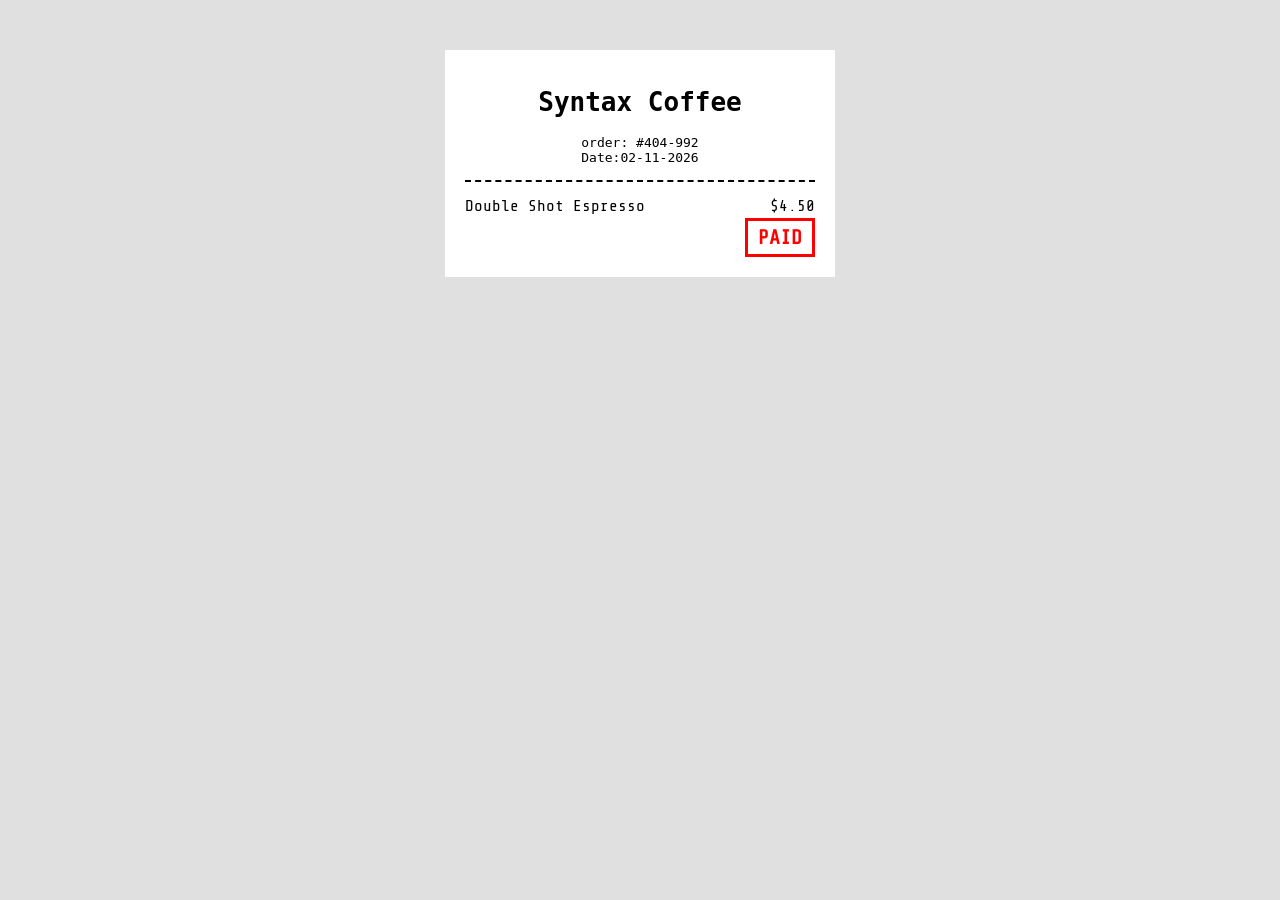
<file: syntax-coffee-page.html>
<!DOCTYPE html>
<html lang="en">
<head>
    <meta charset="UTF-8">
    <meta name="viewport" content="width=device-width, initial-scale=1.0">
    <title>Syntax Coffee Receipt</title>
    <link rel="preconnect" href="https://fonts.googleapis.com">
<link rel="preconnect" href="https://fonts.gstatic.com" crossorigin>
<link href="https://fonts.googleapis.com/css2?family=Share+Tech+Mono&display=swap" rel="stylesheet">
<link rel="stylesheet" href="syntax-coffee.css">
</head>
<body>
    <div class="receipt-card">
        <div class="receipt-header">
            <h1>Syntax Coffee</h1>
<span>order: #404-992</span><br>
<span>Date:02-11-2026</span>
        </div>
        <div class="divider"></div>
            <div class="item-row">
 <span class="item-name">Double Shot Espresso</span>
 <span class="item-price">$4.50</span>
        </div>
        <div class="stamp">PAID</div>
    </div>
</body>
</html>
</file>
<file: syntax-coffee.css>
body{
    font-family: 'Share Tech Mono', monospace;
background-color: #e0e0e0;
}
.receipt-card{
    background-color: #ffffff;
    width:350px;
    margin:50px auto;
    padding: 20px 20px 80px 20px; /* Iska matlab hai: Top, Right, Bottom, Left. Bottom mein 60px space ho jayegi! */
        position:relative;
}
.receipt-header{
    text-align: center;
    font-family: monospace;
}
.divider{
    border-top: 2px dashed #000000;
    margin:15px 0;
}
.item-name{
    float:left;
}
.item-price{
    float: right;
}
.stamp{
    position: absolute;
    bottom: 20px;       /* Is se wo card ke bilkul bottom se 20px upar set ho jayega */
    right: 20px;        /* Is se wo bilkul right side par chala jayega */
    /* Stamp ko red aur bold look dene ke liye */
    color: #ff0000;
    border: 3px solid #ff0000;
    padding: 5px 10px;
    font-weight: bold;
    font-size: 20px;
}
</file>
